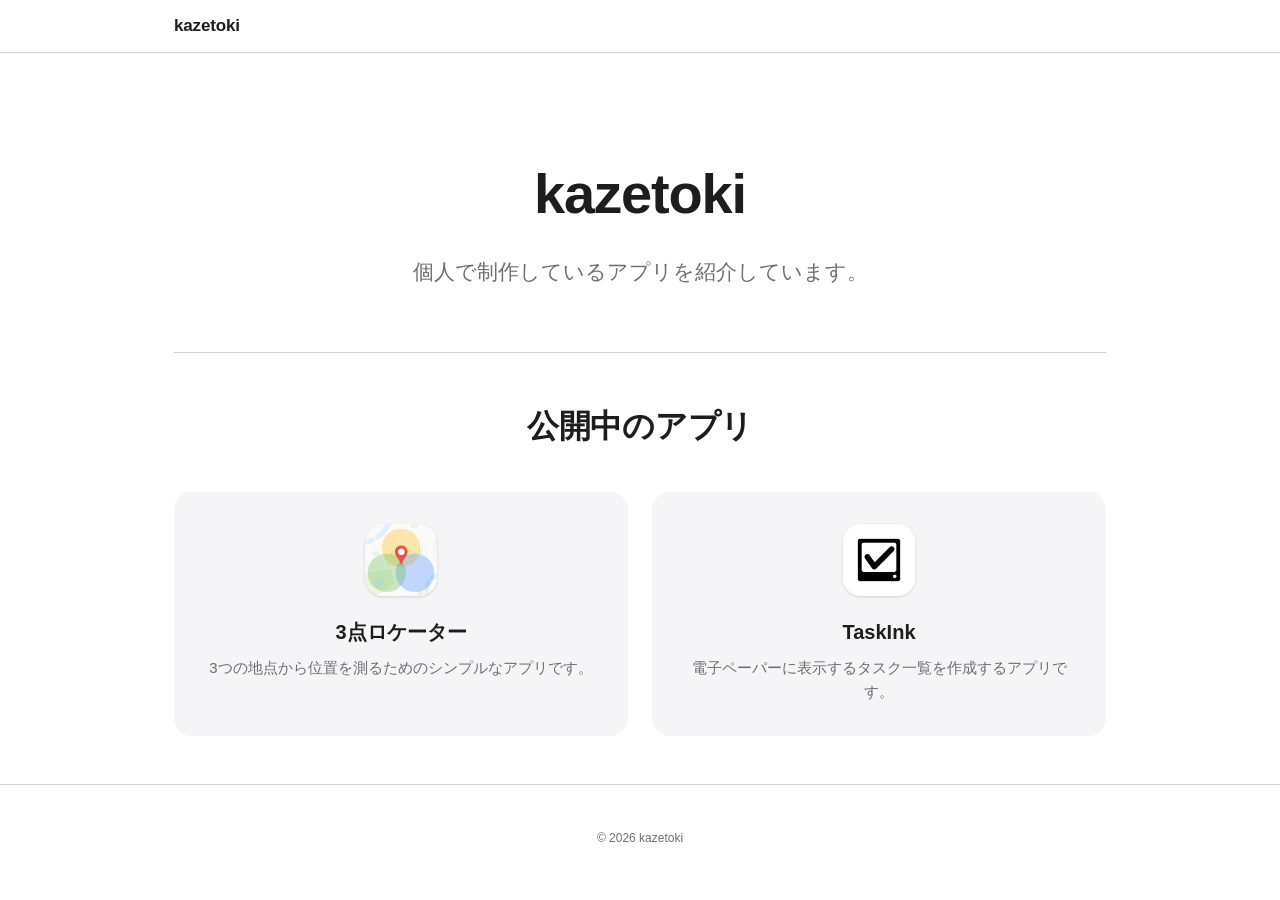
<file: index.html>
<!DOCTYPE html>
<html lang="ja">
<head>
<meta charset="UTF-8">
<meta name="viewport" content="width=device-width, initial-scale=1.0">
<title>kazetoki</title>
<meta name="description" content="個人で制作しているアプリを紹介しています。">
<link rel="icon" type="image/png" href="assets/icon.png">
<link rel="stylesheet" href="styles.css">
</head>
<body>
<header class="site-header">
  <nav class="nav">
    <a class="nav-brand" href="index.html">kazetoki</a>
  </nav>
</header>

<main>
  <section class="hero" style="border-top:none;">
    <h1>kazetoki</h1>
    <p>個人で制作しているアプリを紹介しています。</p>
  </section>

  <section>
    <h2>公開中のアプリ</h2>
    <div class="apps-grid">
      <a class="app-card" href="threepointlocator/index.html">
        <img class="app-icon" src="assets/icon.png" alt="3点ロケーター アイコン">
        <h3>3点ロケーター</h3>
        <p>3つの地点から位置を測るためのシンプルなアプリです。</p>
      </a>
      <a class="app-card" href="taskink/index.html">
        <img class="app-icon" src="assets/taskink-icon.png" alt="TaskInk アイコン">
        <h3>TaskInk</h3>
        <p>電子ペーパーに表示するタスク一覧を作成するアプリです。</p>
      </a>
    </div>
  </section>
</main>

<footer class="site-footer">
  <p>&copy; 2026 kazetoki</p>
</footer>
</body>
</html>
</file>
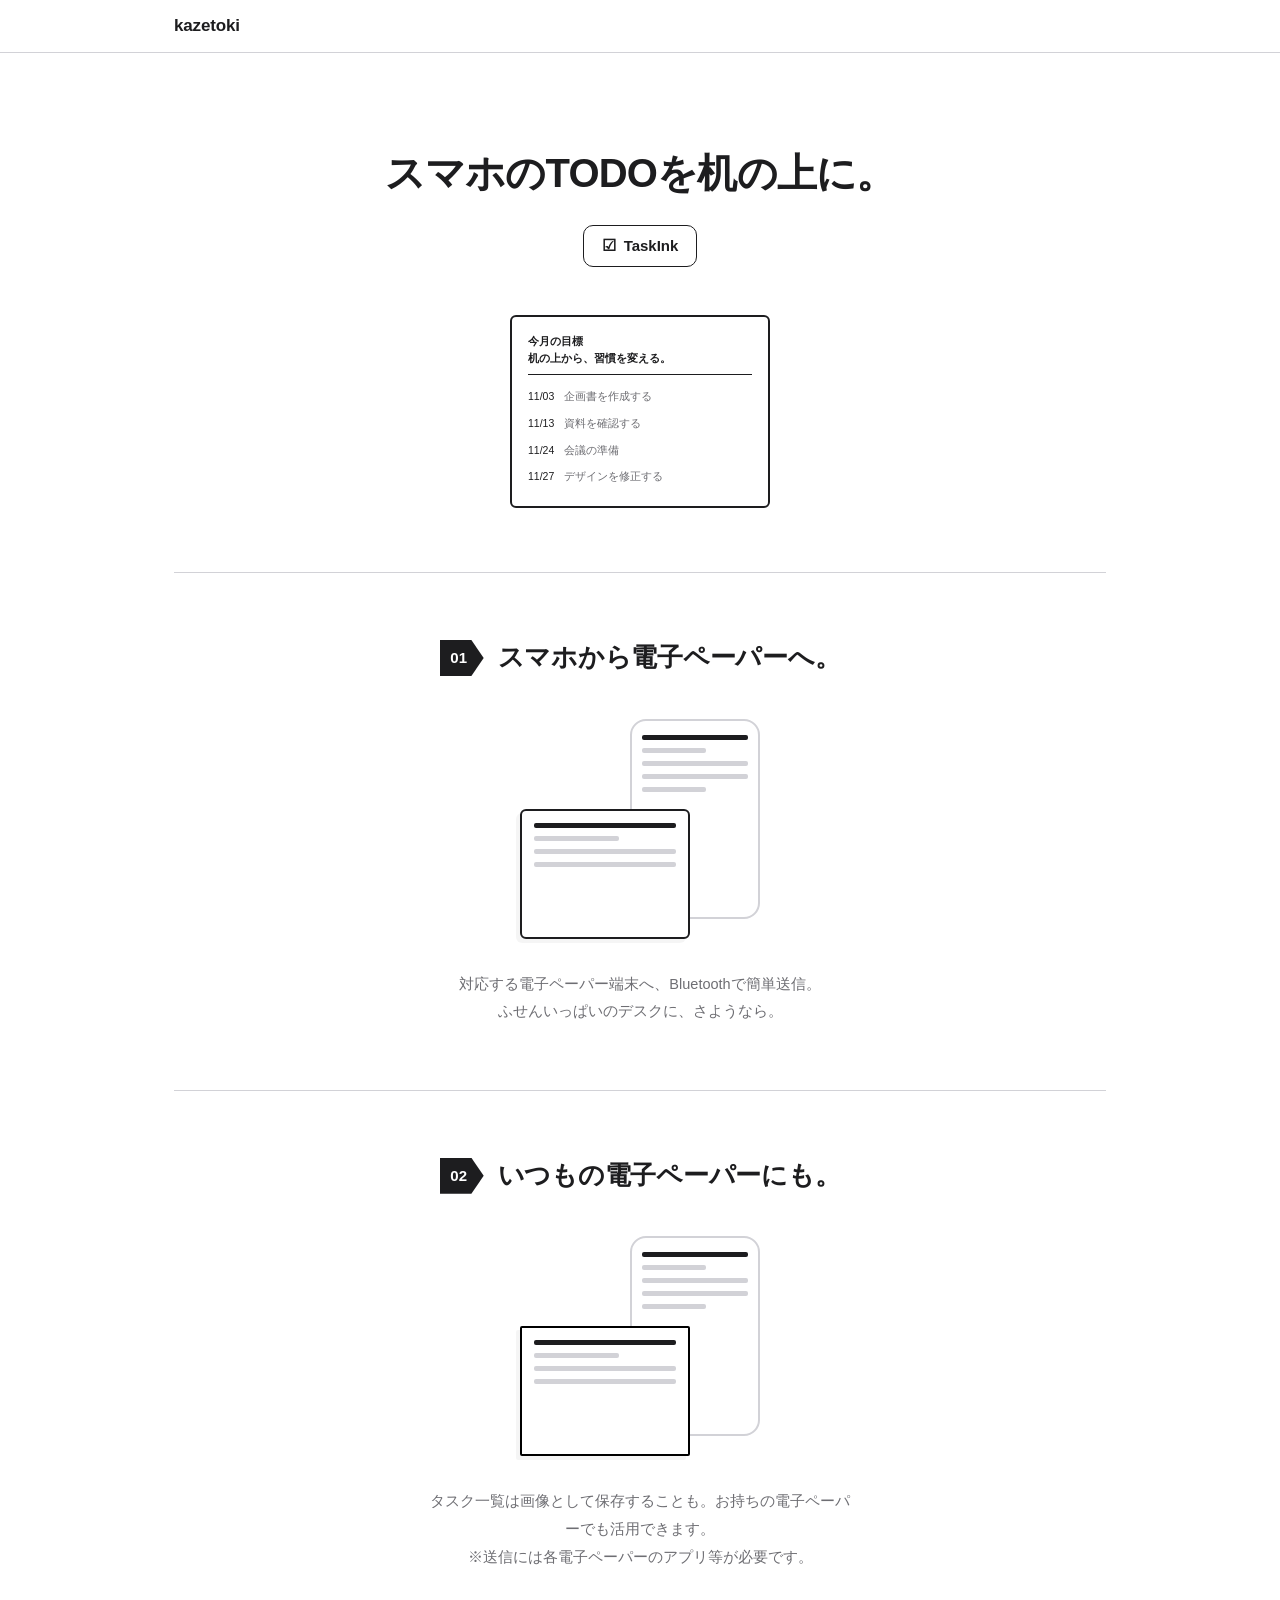
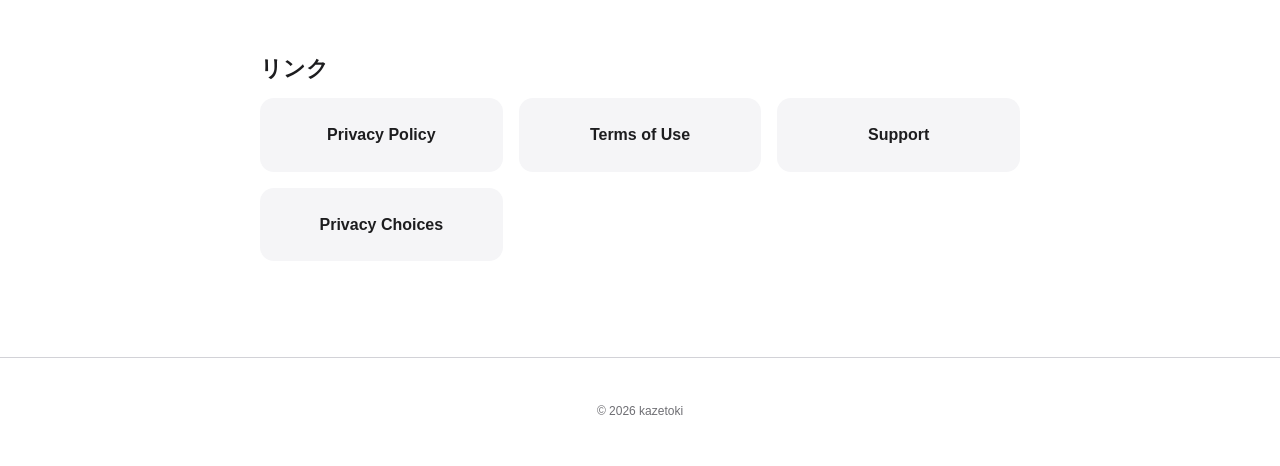
<file: taskink/index.html>
<!DOCTYPE html>
<html lang="ja">
<head>
<meta charset="UTF-8">
<meta name="viewport" content="width=device-width, initial-scale=1.0">
<title>TaskInk | kazetoki</title>
<meta name="description" content="電子ペーパーに表示するタスク一覧画像を、スマートフォンで作成するアプリです。">
<link rel="stylesheet" href="../styles.css">
<link rel="stylesheet" href="styles.css">
</head>
<body>
<header class="site-header">
  <nav class="nav">
    <a class="nav-brand" href="../index.html">kazetoki</a>
  </nav>
</header>

<main>
  <section class="taskink-hero">
    <h1>スマホのTODOを机の上に。</h1>
    <div class="taskink-badge">
      <span class="icon">☑</span>
      <span>TaskInk</span>
    </div>
    <!-- 仮のモックアップ。実物の電子ペーパーが360度回転する動画に
         差し替え予定。 -->
    <div class="taskink-mock" aria-hidden="true">
      <div class="mock-title">今月の目標<br>机の上から、習慣を変える。</div>
      <div class="mock-row"><span class="date">11/03</span><span>企画書を作成する</span></div>
      <div class="mock-row"><span class="date">11/13</span><span>資料を確認する</span></div>
      <div class="mock-row"><span class="date">11/24</span><span>会議の準備</span></div>
      <div class="mock-row"><span class="date">11/27</span><span>デザインを修正する</span></div>
    </div>
  </section>

  <!-- 「できること」の紹介。今は2つだが、今後増やす予定
       (同じ.feature-story構造を追加していけばよい)。
       画像部分は仮のCSSモックアップで、実物の写真や動画に差し替え予定。 -->
  <section class="feature-story">
    <div class="feature-story-heading">
      <span class="section-num">01</span>
      <h2>スマホから電子ペーパーへ。</h2>
    </div>
    <div class="device-combo-mock" aria-hidden="true">
      <div class="phone-mock">
        <div class="mini-line dark"></div>
        <div class="mini-line short"></div>
        <div class="mini-line"></div>
        <div class="mini-line"></div>
        <div class="mini-line short"></div>
      </div>
      <div class="epaper-mock">
        <div class="mini-line dark"></div>
        <div class="mini-line short"></div>
        <div class="mini-line"></div>
        <div class="mini-line"></div>
      </div>
    </div>
    <p class="feature-story-caption">
      対応する電子ペーパー端末へ、Bluetoothで簡単送信。<br>
      ふせんいっぱいのデスクに、さようなら。
    </p>
  </section>

  <section class="feature-story">
    <div class="feature-story-heading">
      <span class="section-num">02</span>
      <h2>いつもの電子ペーパーにも。</h2>
    </div>
    <div class="device-combo-mock alt" aria-hidden="true">
      <div class="phone-mock">
        <div class="mini-line dark"></div>
        <div class="mini-line short"></div>
        <div class="mini-line"></div>
        <div class="mini-line"></div>
        <div class="mini-line short"></div>
      </div>
      <div class="epaper-mock">
        <div class="mini-line dark"></div>
        <div class="mini-line short"></div>
        <div class="mini-line"></div>
        <div class="mini-line"></div>
      </div>
    </div>
    <p class="feature-story-caption">
      タスク一覧は画像として保存することも。お持ちの電子ペーパーでも活用できます。<br>
      ※送信には各電子ペーパーのアプリ等が必要です。
    </p>
  </section>

  <section class="doc">
    <h2>リンク</h2>
    <div class="links-grid">
      <a class="link-card" href="privacy.html">Privacy Policy</a>
      <a class="link-card" href="terms.html">Terms of Use</a>
      <a class="link-card" href="support.html">Support</a>
      <a class="link-card" href="privacy-choices.html">Privacy Choices</a>
    </div>
  </section>
</main>

<footer class="site-footer">
  <p>&copy; 2026 kazetoki</p>
</footer>
</body>
</html>
</file>
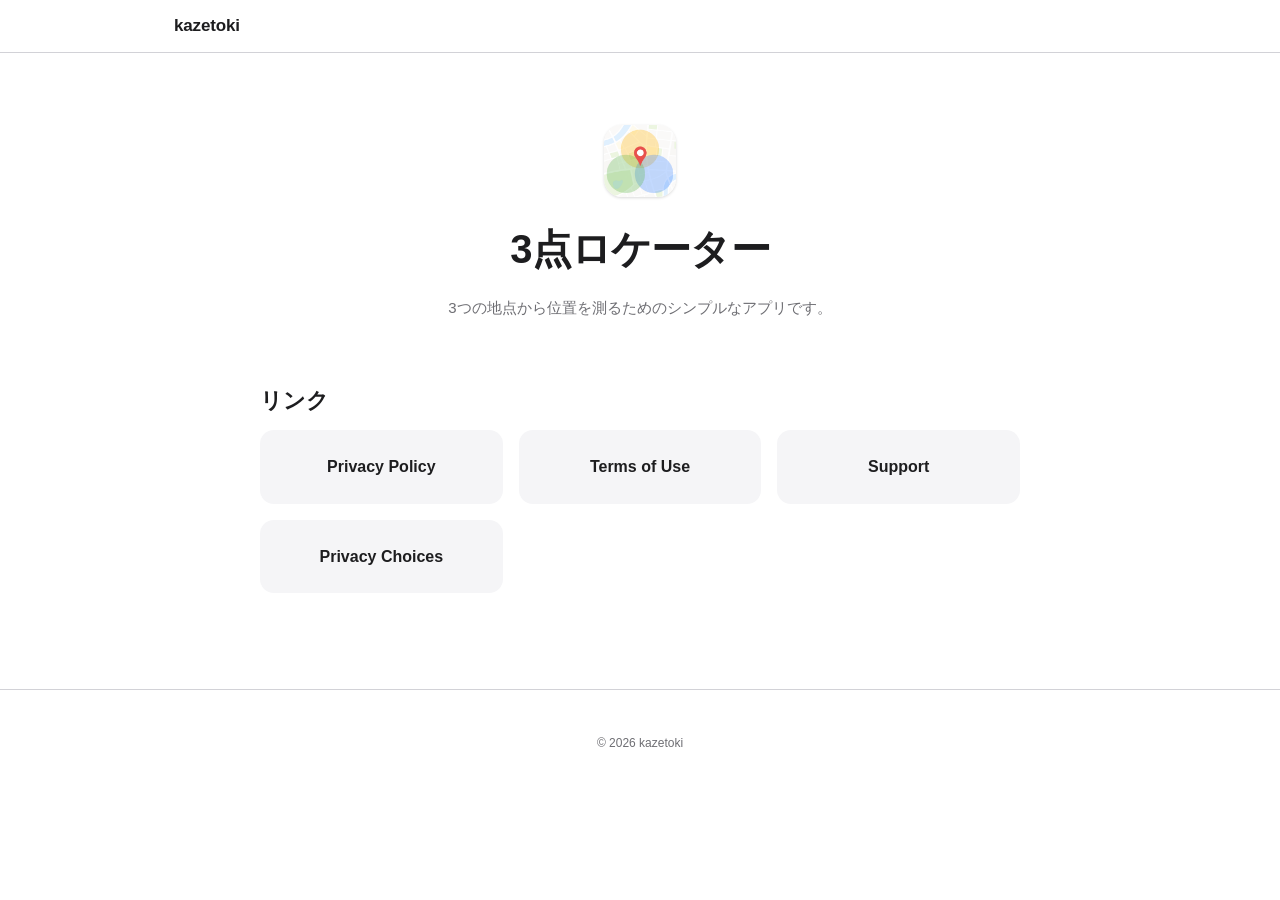
<file: threepointlocator/index.html>
<!DOCTYPE html>
<html lang="ja">
<head>
<meta charset="UTF-8">
<meta name="viewport" content="width=device-width, initial-scale=1.0">
<title>3点ロケーター | kazetoki</title>
<meta name="description" content="3つの地点から位置を測るためのシンプルなアプリです。">
<link rel="icon" type="image/png" href="../assets/icon.png">
<link rel="stylesheet" href="../styles.css">
</head>
<body>
<header class="site-header">
  <nav class="nav">
    <a class="nav-brand" href="../index.html">kazetoki</a>
  </nav>
</header>

<main>
  <section class="page-hero">
    <img class="app-icon" src="../assets/icon.png" alt="3点ロケーター アイコン">
    <h1>3点ロケーター</h1>
    <p>3つの地点から位置を測るためのシンプルなアプリです。</p>
  </section>

  <section class="doc">
    <h2>リンク</h2>
    <div class="links-grid">
      <a class="link-card" href="../privacy.html">Privacy Policy</a>
      <a class="link-card" href="../terms.html">Terms of Use</a>
      <a class="link-card" href="../support.html">Support</a>
      <a class="link-card" href="../privacy-choices.html">Privacy Choices</a>
    </div>
  </section>
</main>

<footer class="site-footer">
  <p>&copy; 2026 kazetoki</p>
</footer>
</body>
</html>
</file>
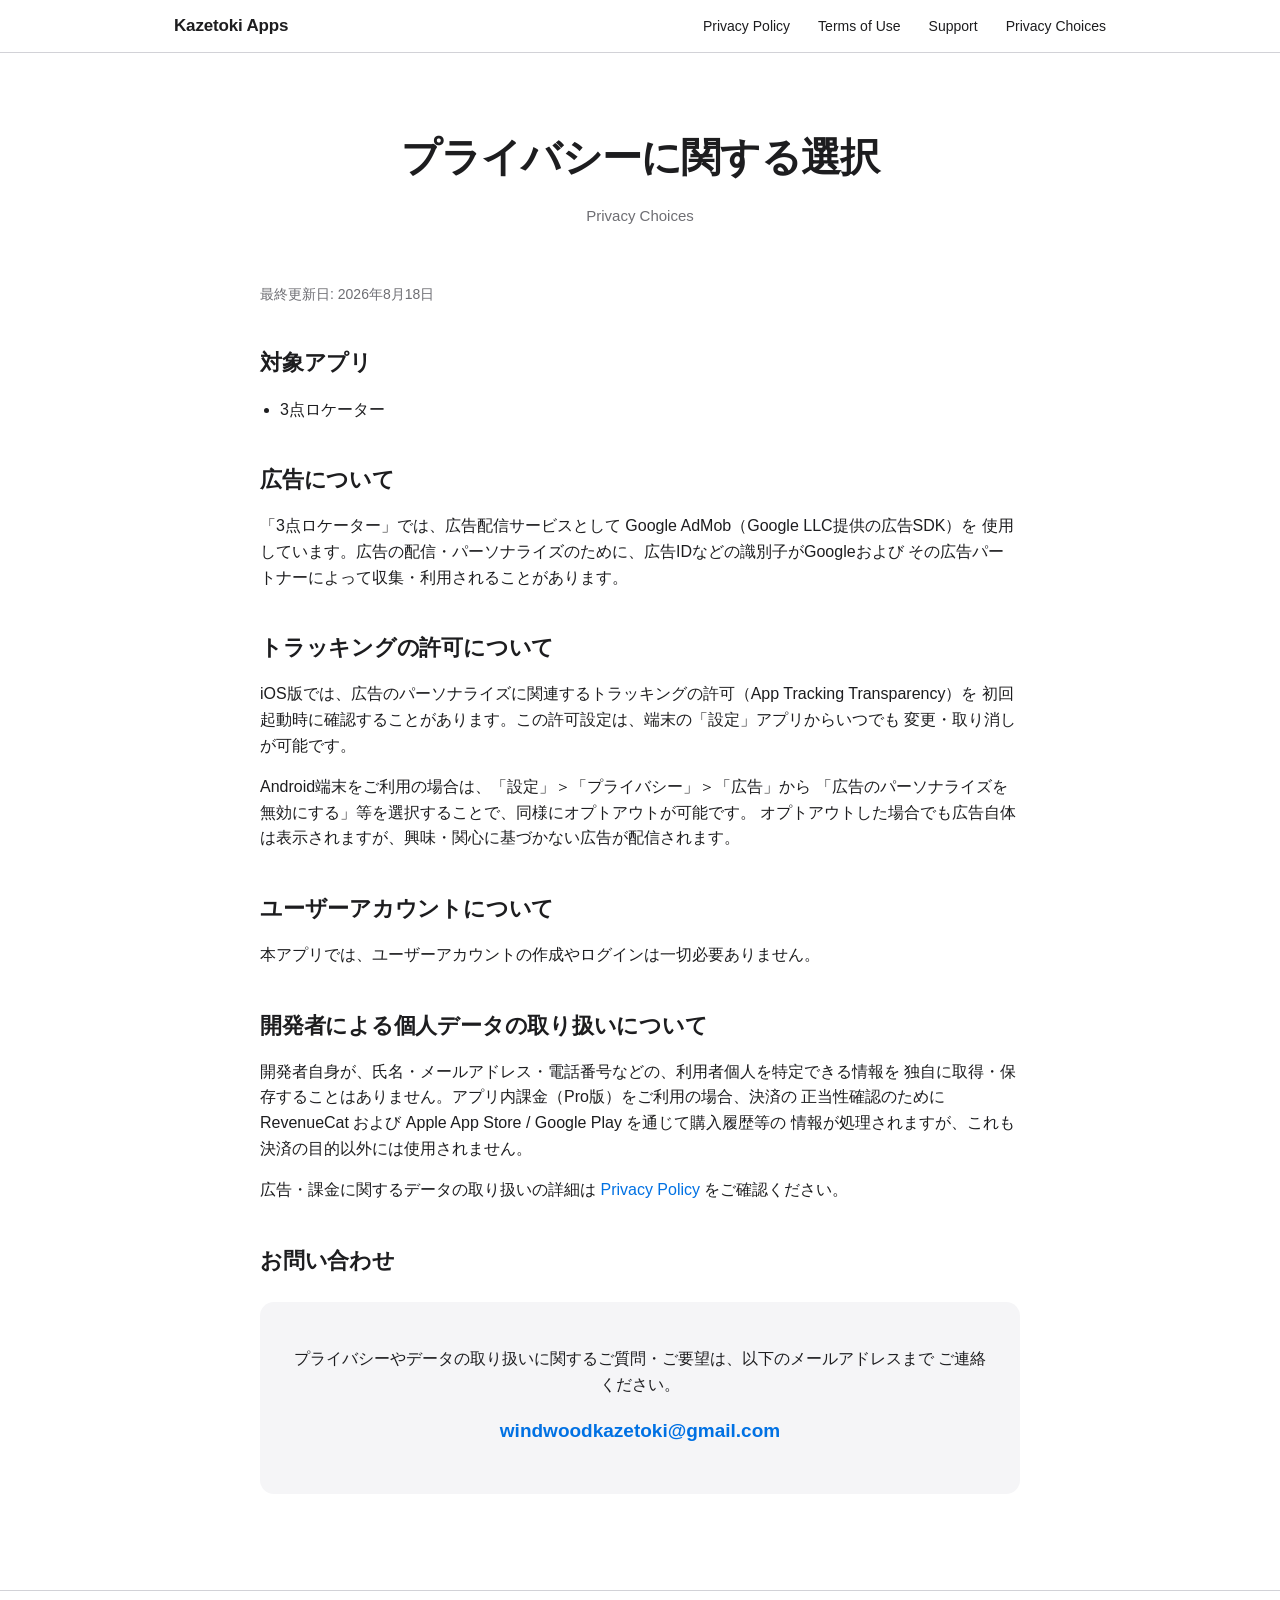
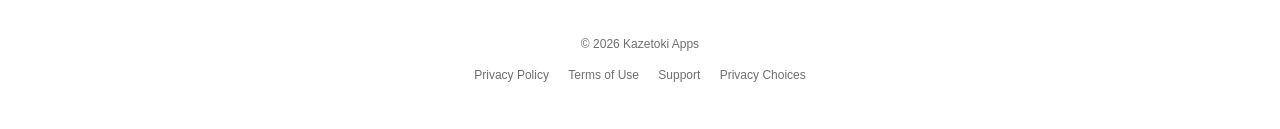
<file: privacy-choices.html>
<!DOCTYPE html>
<html lang="ja">
<head>
<meta charset="UTF-8">
<meta name="viewport" content="width=device-width, initial-scale=1.0">
<title>プライバシーに関する選択 | Kazetoki Apps</title>
<link rel="icon" type="image/png" href="assets/icon.png">
<link rel="stylesheet" href="styles.css">
</head>
<body>
<header class="site-header">
  <nav class="nav">
    <a class="nav-brand" href="index.html">Kazetoki Apps</a>
    <ul class="nav-links">
      <li><a href="privacy.html">Privacy Policy</a></li>
      <li><a href="terms.html">Terms of Use</a></li>
      <li><a href="support.html">Support</a></li>
      <li><a href="privacy-choices.html">Privacy Choices</a></li>
    </ul>
  </nav>
</header>

<main>
  <section class="page-hero">
    <h1>プライバシーに関する選択</h1>
    <p>Privacy Choices</p>
  </section>

  <section class="doc">
    <p class="updated">最終更新日: 2026年8月18日</p>

    <h2>対象アプリ</h2>
    <ul>
      <li>3点ロケーター</li>
    </ul>

    <h2>広告について</h2>
    <p>
      「3点ロケーター」では、広告配信サービスとして Google AdMob（Google LLC提供の広告SDK）を
      使用しています。広告の配信・パーソナライズのために、広告IDなどの識別子がGoogleおよび
      その広告パートナーによって収集・利用されることがあります。
    </p>

    <h2>トラッキングの許可について</h2>
    <p>
      iOS版では、広告のパーソナライズに関連するトラッキングの許可（App Tracking Transparency）を
      初回起動時に確認することがあります。この許可設定は、端末の「設定」アプリからいつでも
      変更・取り消しが可能です。
    </p>
    <p>
      Android端末をご利用の場合は、「設定」＞「プライバシー」＞「広告」から
      「広告のパーソナライズを無効にする」等を選択することで、同様にオプトアウトが可能です。
      オプトアウトした場合でも広告自体は表示されますが、興味・関心に基づかない広告が配信されます。
    </p>

    <h2>ユーザーアカウントについて</h2>
    <p>
      本アプリでは、ユーザーアカウントの作成やログインは一切必要ありません。
    </p>

    <h2>開発者による個人データの取り扱いについて</h2>
    <p>
      開発者自身が、氏名・メールアドレス・電話番号などの、利用者個人を特定できる情報を
      独自に取得・保存することはありません。アプリ内課金（Pro版）をご利用の場合、決済の
      正当性確認のために RevenueCat および Apple App Store / Google Play を通じて購入履歴等の
      情報が処理されますが、これも決済の目的以外には使用されません。
    </p>
    <p>
      広告・課金に関するデータの取り扱いの詳細は
      <a href="privacy.html">Privacy Policy</a> をご確認ください。
    </p>

    <h2>お問い合わせ</h2>
    <div class="contact-box">
      <p>
        プライバシーやデータの取り扱いに関するご質問・ご要望は、以下のメールアドレスまで
        ご連絡ください。
      </p>
      <p class="email"><a href="mailto:windwoodkazetoki@gmail.com">windwoodkazetoki@gmail.com</a></p>
    </div>
  </section>
</main>

<footer class="site-footer">
  <p>&copy; 2026 Kazetoki Apps</p>
  <p>
    <a href="privacy.html">Privacy Policy</a>
    <a href="terms.html">Terms of Use</a>
    <a href="support.html">Support</a>
    <a href="privacy-choices.html">Privacy Choices</a>
  </p>
</footer>
</body>
</html>
</file>
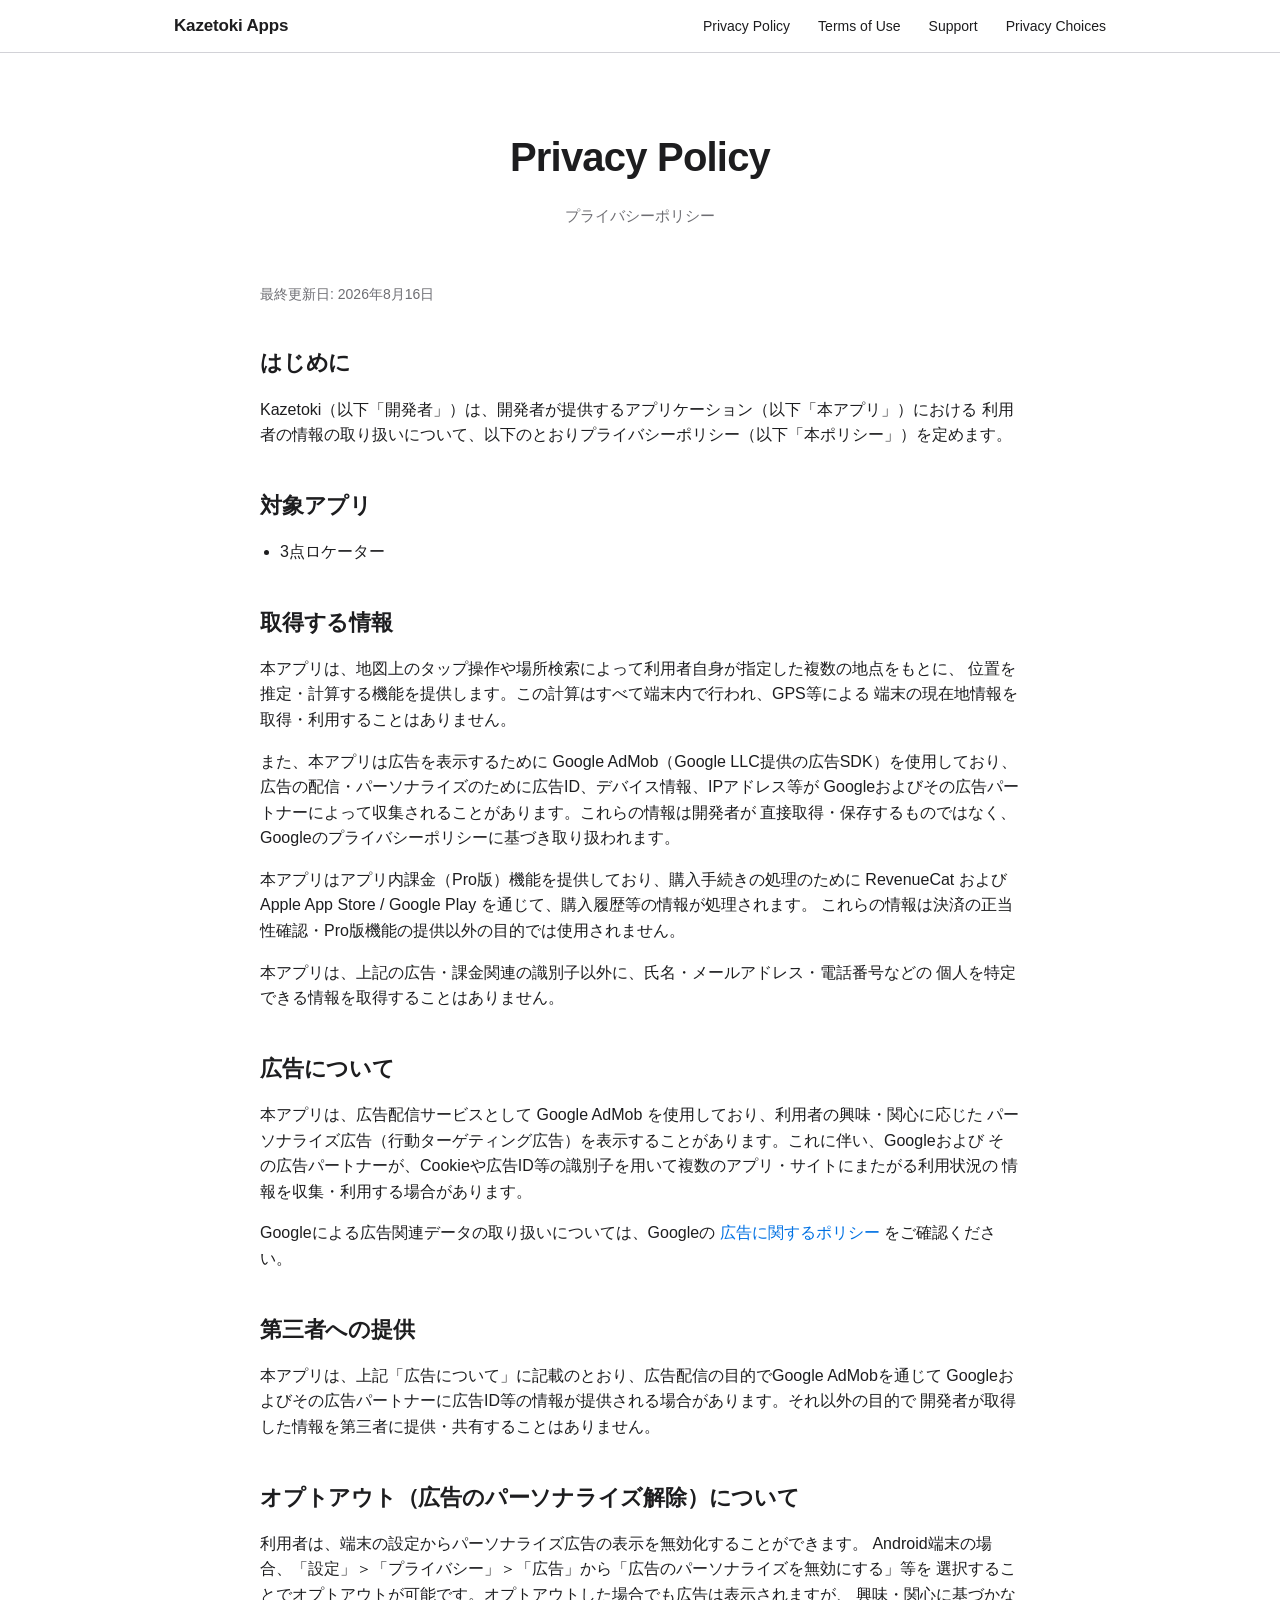
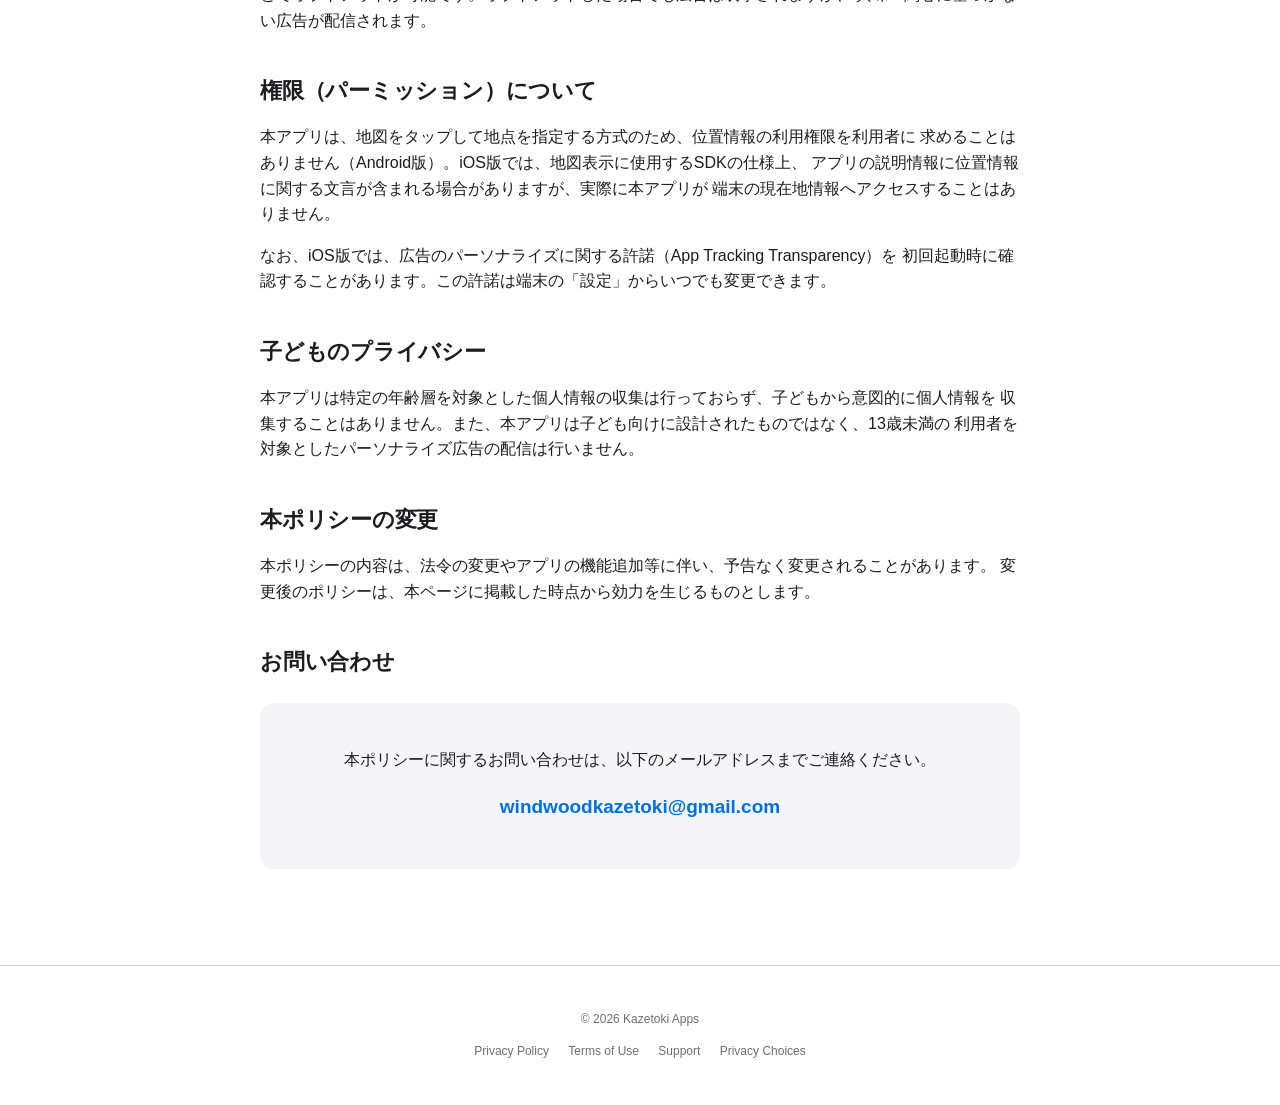
<file: privacy.html>
<!DOCTYPE html>
<html lang="ja">
<head>
<meta charset="UTF-8">
<meta name="viewport" content="width=device-width, initial-scale=1.0">
<title>Privacy Policy | Kazetoki Apps</title>
<link rel="icon" type="image/png" href="assets/icon.png">
<link rel="stylesheet" href="styles.css">
</head>
<body>
<header class="site-header">
  <nav class="nav">
    <a class="nav-brand" href="index.html">Kazetoki Apps</a>
    <ul class="nav-links">
      <li><a href="privacy.html">Privacy Policy</a></li>
      <li><a href="terms.html">Terms of Use</a></li>
      <li><a href="support.html">Support</a></li>
      <li><a href="privacy-choices.html">Privacy Choices</a></li>
    </ul>
  </nav>
</header>

<main>
  <section class="page-hero">
    <h1>Privacy Policy</h1>
    <p>プライバシーポリシー</p>
  </section>

  <section class="doc">
    <p class="updated">最終更新日: 2026年8月16日</p>

    <h2>はじめに</h2>
    <p>
      Kazetoki（以下「開発者」）は、開発者が提供するアプリケーション（以下「本アプリ」）における
      利用者の情報の取り扱いについて、以下のとおりプライバシーポリシー（以下「本ポリシー」）を定めます。
    </p>

    <h2>対象アプリ</h2>
    <ul>
      <li>3点ロケーター</li>
    </ul>

    <h2>取得する情報</h2>
    <p>
      本アプリは、地図上のタップ操作や場所検索によって利用者自身が指定した複数の地点をもとに、
      位置を推定・計算する機能を提供します。この計算はすべて端末内で行われ、GPS等による
      端末の現在地情報を取得・利用することはありません。
    </p>
    <p>
      また、本アプリは広告を表示するために Google AdMob（Google LLC提供の広告SDK）を使用しており、
      広告の配信・パーソナライズのために広告ID、デバイス情報、IPアドレス等が
      Googleおよびその広告パートナーによって収集されることがあります。これらの情報は開発者が
      直接取得・保存するものではなく、Googleのプライバシーポリシーに基づき取り扱われます。
    </p>
    <p>
      本アプリはアプリ内課金（Pro版）機能を提供しており、購入手続きの処理のために RevenueCat
      および Apple App Store / Google Play を通じて、購入履歴等の情報が処理されます。
      これらの情報は決済の正当性確認・Pro版機能の提供以外の目的では使用されません。
    </p>
    <p>
      本アプリは、上記の広告・課金関連の識別子以外に、氏名・メールアドレス・電話番号などの
      個人を特定できる情報を取得することはありません。
    </p>

    <h2>広告について</h2>
    <p>
      本アプリは、広告配信サービスとして Google AdMob を使用しており、利用者の興味・関心に応じた
      パーソナライズ広告（行動ターゲティング広告）を表示することがあります。これに伴い、Googleおよび
      その広告パートナーが、Cookieや広告ID等の識別子を用いて複数のアプリ・サイトにまたがる利用状況の
      情報を収集・利用する場合があります。
    </p>
    <p>
      Googleによる広告関連データの取り扱いについては、Googleの
      <a href="https://policies.google.com/technologies/ads" target="_blank" rel="noopener">広告に関するポリシー</a>
      をご確認ください。
    </p>

    <h2>第三者への提供</h2>
    <p>
      本アプリは、上記「広告について」に記載のとおり、広告配信の目的でGoogle AdMobを通じて
      Googleおよびその広告パートナーに広告ID等の情報が提供される場合があります。それ以外の目的で
      開発者が取得した情報を第三者に提供・共有することはありません。
    </p>

    <h2>オプトアウト（広告のパーソナライズ解除）について</h2>
    <p>
      利用者は、端末の設定からパーソナライズ広告の表示を無効化することができます。
      Android端末の場合、「設定」＞「プライバシー」＞「広告」から「広告のパーソナライズを無効にする」等を
      選択することでオプトアウトが可能です。オプトアウトした場合でも広告は表示されますが、
      興味・関心に基づかない広告が配信されます。
    </p>

    <h2>権限（パーミッション）について</h2>
    <p>
      本アプリは、地図をタップして地点を指定する方式のため、位置情報の利用権限を利用者に
      求めることはありません（Android版）。iOS版では、地図表示に使用するSDKの仕様上、
      アプリの説明情報に位置情報に関する文言が含まれる場合がありますが、実際に本アプリが
      端末の現在地情報へアクセスすることはありません。
    </p>
    <p>
      なお、iOS版では、広告のパーソナライズに関する許諾（App Tracking Transparency）を
      初回起動時に確認することがあります。この許諾は端末の「設定」からいつでも変更できます。
    </p>

    <h2>子どものプライバシー</h2>
    <p>
      本アプリは特定の年齢層を対象とした個人情報の収集は行っておらず、子どもから意図的に個人情報を
      収集することはありません。また、本アプリは子ども向けに設計されたものではなく、13歳未満の
      利用者を対象としたパーソナライズ広告の配信は行いません。
    </p>

    <h2>本ポリシーの変更</h2>
    <p>
      本ポリシーの内容は、法令の変更やアプリの機能追加等に伴い、予告なく変更されることがあります。
      変更後のポリシーは、本ページに掲載した時点から効力を生じるものとします。
    </p>

    <h2>お問い合わせ</h2>
    <div class="contact-box">
      <p>本ポリシーに関するお問い合わせは、以下のメールアドレスまでご連絡ください。</p>
      <p class="email"><a href="mailto:windwoodkazetoki@gmail.com">windwoodkazetoki@gmail.com</a></p>
    </div>
  </section>
</main>

<footer class="site-footer">
  <p>&copy; 2026 Kazetoki Apps</p>
  <p>
    <a href="privacy.html">Privacy Policy</a>
    <a href="terms.html">Terms of Use</a>
    <a href="support.html">Support</a>
    <a href="privacy-choices.html">Privacy Choices</a>
  </p>
</footer>
</body>
</html>
</file>
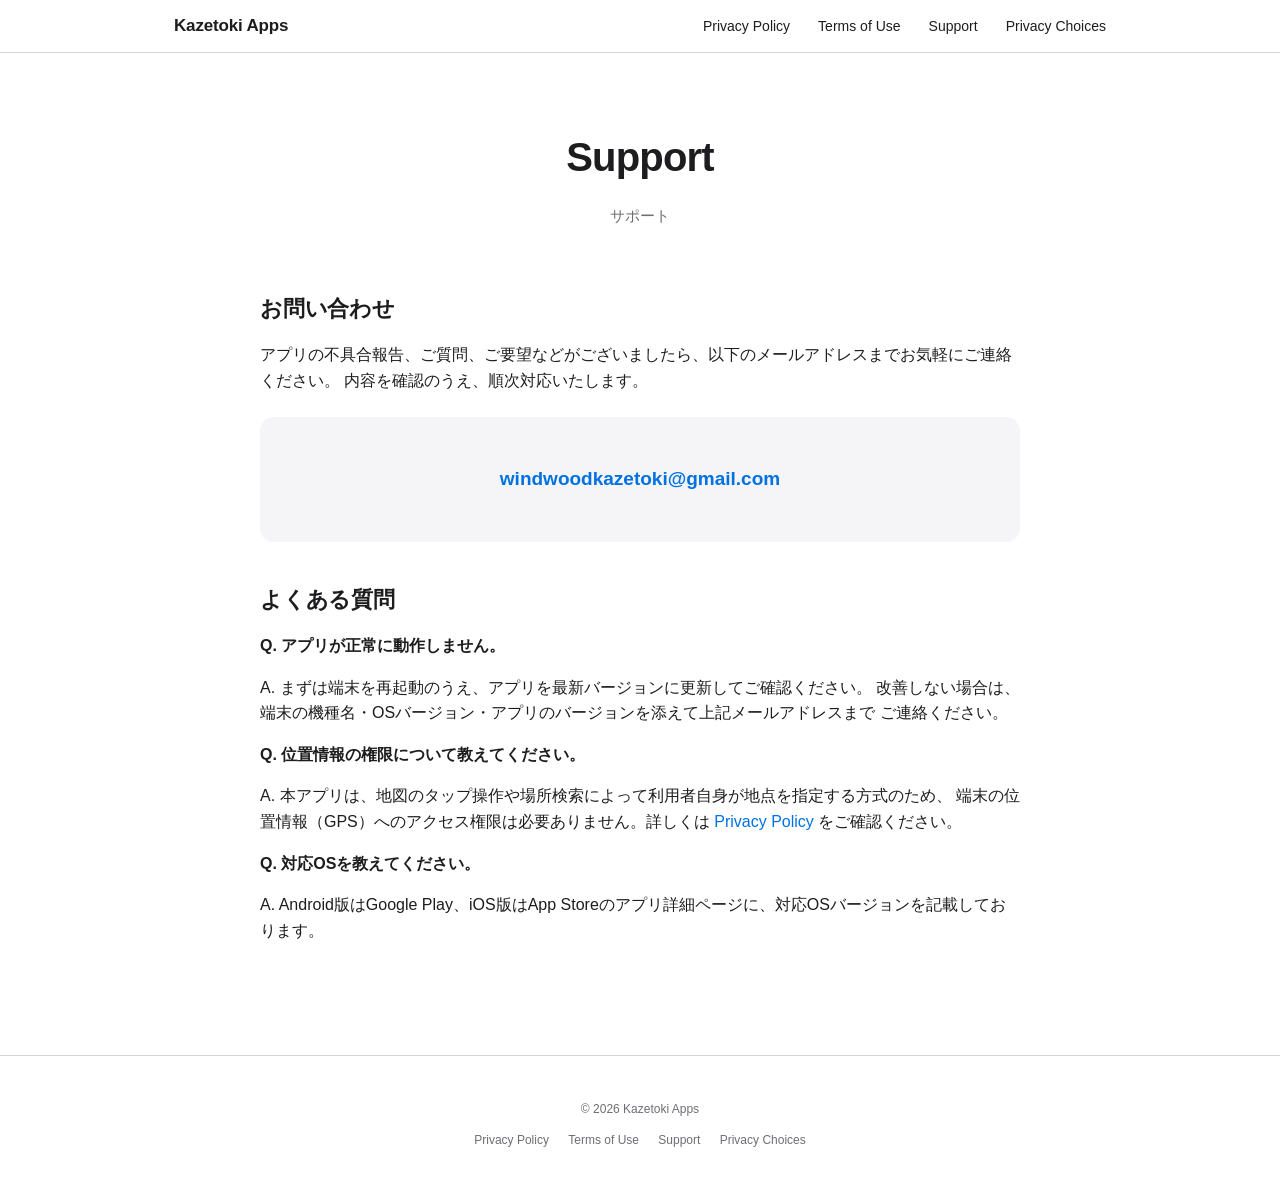
<file: support.html>
<!DOCTYPE html>
<html lang="ja">
<head>
<meta charset="UTF-8">
<meta name="viewport" content="width=device-width, initial-scale=1.0">
<title>Support | Kazetoki Apps</title>
<link rel="icon" type="image/png" href="assets/icon.png">
<link rel="stylesheet" href="styles.css">
</head>
<body>
<header class="site-header">
  <nav class="nav">
    <a class="nav-brand" href="index.html">Kazetoki Apps</a>
    <ul class="nav-links">
      <li><a href="privacy.html">Privacy Policy</a></li>
      <li><a href="terms.html">Terms of Use</a></li>
      <li><a href="support.html">Support</a></li>
      <li><a href="privacy-choices.html">Privacy Choices</a></li>
    </ul>
  </nav>
</header>

<main>
  <section class="page-hero">
    <h1>Support</h1>
    <p>サポート</p>
  </section>

  <section class="doc">
    <h2>お問い合わせ</h2>
    <p>
      アプリの不具合報告、ご質問、ご要望などがございましたら、以下のメールアドレスまでお気軽にご連絡ください。
      内容を確認のうえ、順次対応いたします。
    </p>
    <div class="contact-box">
      <p class="email"><a href="mailto:windwoodkazetoki@gmail.com">windwoodkazetoki@gmail.com</a></p>
    </div>

    <h2>よくある質問</h2>
    <p><strong>Q. アプリが正常に動作しません。</strong></p>
    <p>
      A. まずは端末を再起動のうえ、アプリを最新バージョンに更新してご確認ください。
      改善しない場合は、端末の機種名・OSバージョン・アプリのバージョンを添えて上記メールアドレスまで
      ご連絡ください。
    </p>

    <p><strong>Q. 位置情報の権限について教えてください。</strong></p>
    <p>
      A. 本アプリは、地図のタップ操作や場所検索によって利用者自身が地点を指定する方式のため、
      端末の位置情報（GPS）へのアクセス権限は必要ありません。詳しくは
      <a href="privacy.html">Privacy Policy</a> をご確認ください。
    </p>

    <p><strong>Q. 対応OSを教えてください。</strong></p>
    <p>
      A. Android版はGoogle Play、iOS版はApp Storeのアプリ詳細ページに、対応OSバージョンを記載しております。
    </p>
  </section>
</main>

<footer class="site-footer">
  <p>&copy; 2026 Kazetoki Apps</p>
  <p>
    <a href="privacy.html">Privacy Policy</a>
    <a href="terms.html">Terms of Use</a>
    <a href="support.html">Support</a>
    <a href="privacy-choices.html">Privacy Choices</a>
  </p>
</footer>
</body>
</html>
</file>
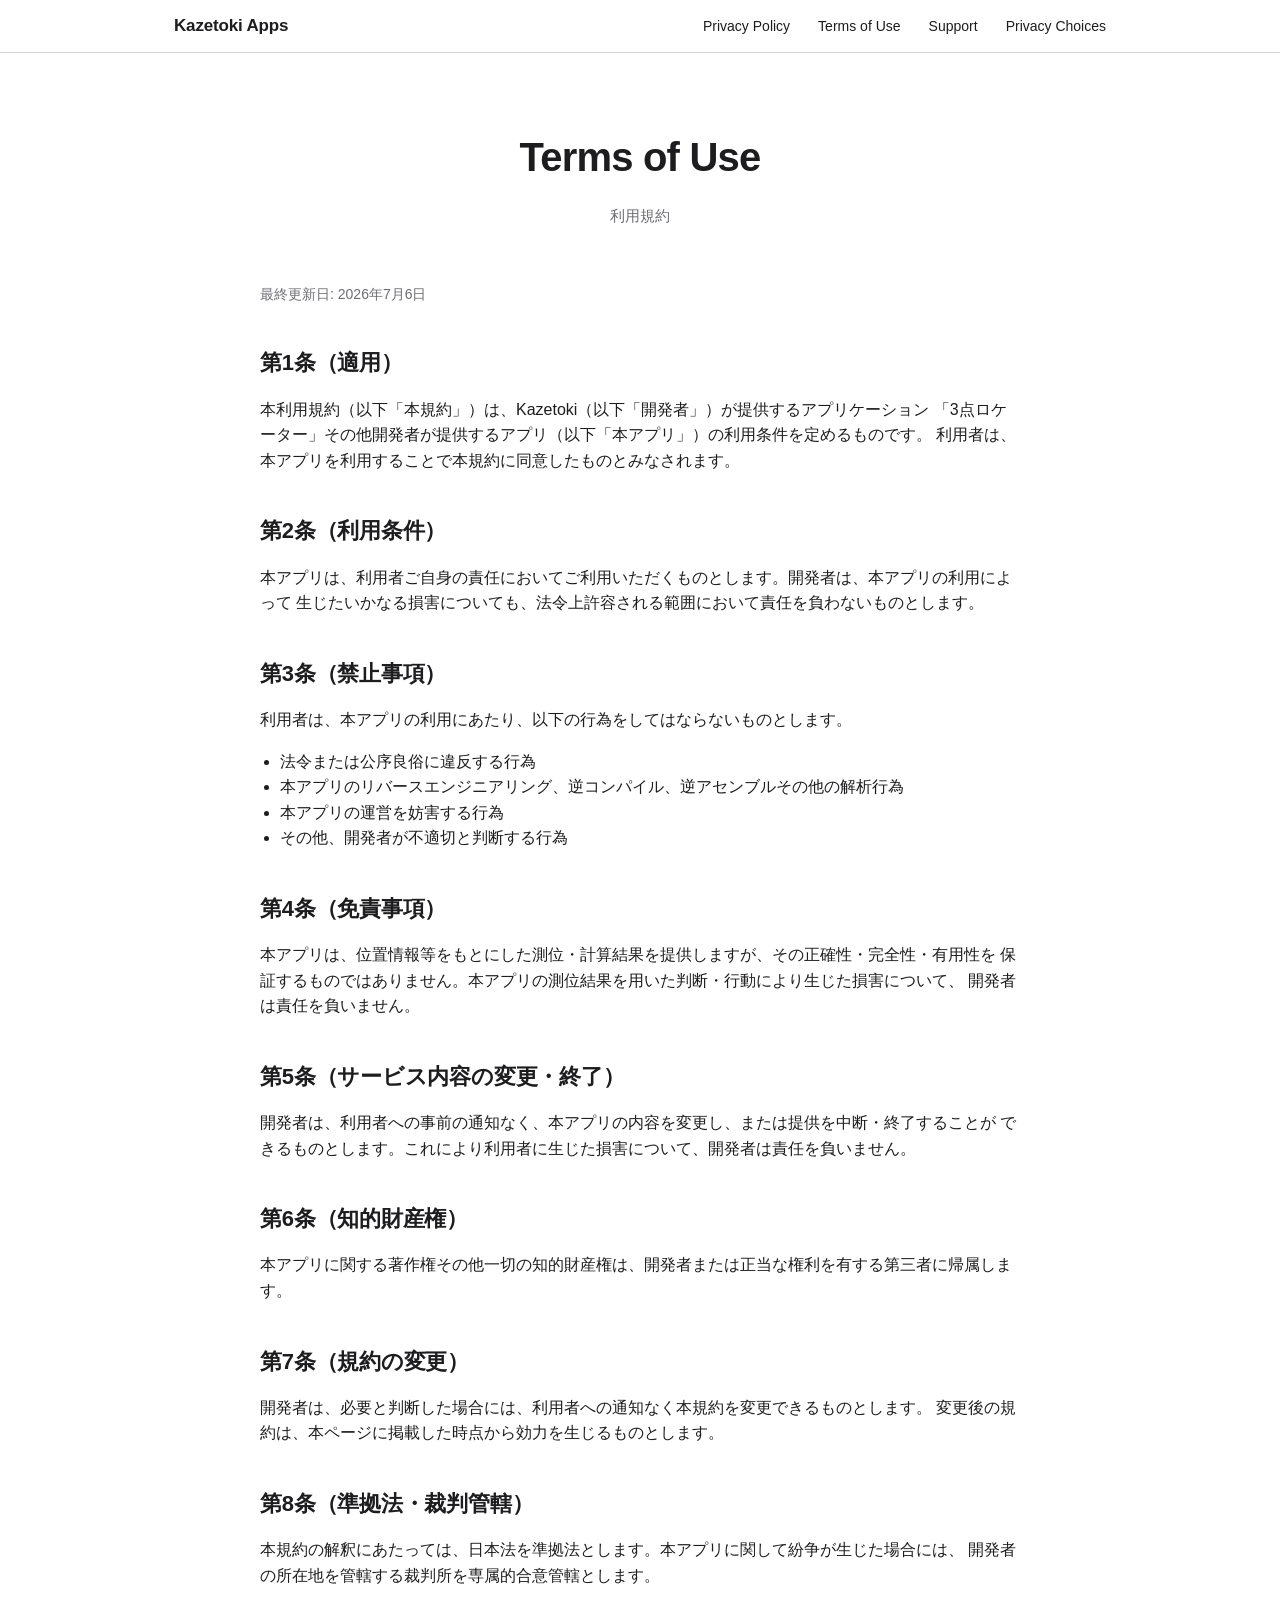
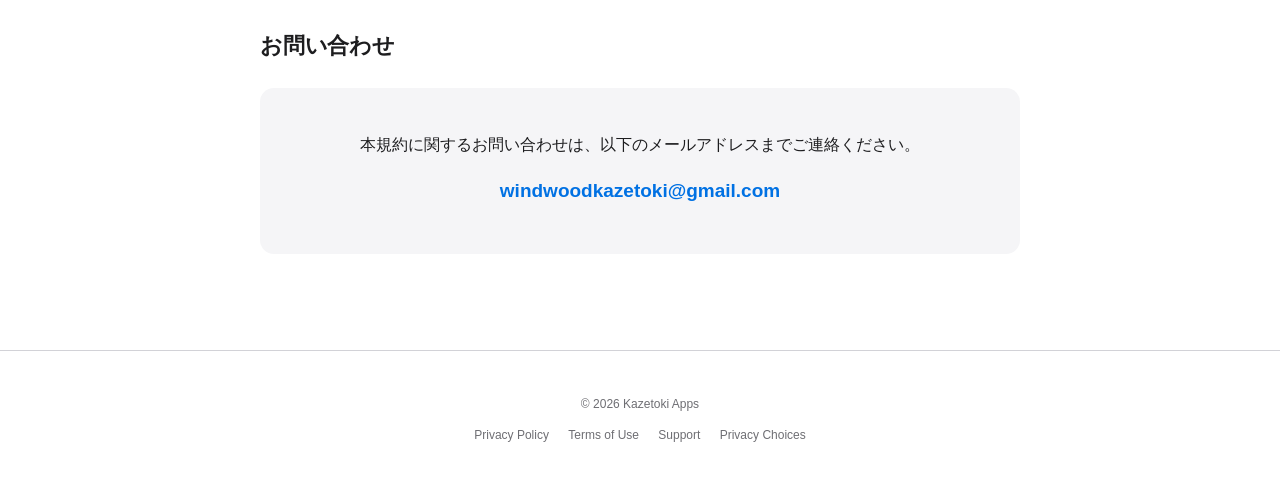
<file: terms.html>
<!DOCTYPE html>
<html lang="ja">
<head>
<meta charset="UTF-8">
<meta name="viewport" content="width=device-width, initial-scale=1.0">
<title>Terms of Use | Kazetoki Apps</title>
<link rel="icon" type="image/png" href="assets/icon.png">
<link rel="stylesheet" href="styles.css">
</head>
<body>
<header class="site-header">
  <nav class="nav">
    <a class="nav-brand" href="index.html">Kazetoki Apps</a>
    <ul class="nav-links">
      <li><a href="privacy.html">Privacy Policy</a></li>
      <li><a href="terms.html">Terms of Use</a></li>
      <li><a href="support.html">Support</a></li>
      <li><a href="privacy-choices.html">Privacy Choices</a></li>
    </ul>
  </nav>
</header>

<main>
  <section class="page-hero">
    <h1>Terms of Use</h1>
    <p>利用規約</p>
  </section>

  <section class="doc">
    <p class="updated">最終更新日: 2026年7月6日</p>

    <h2>第1条（適用）</h2>
    <p>
      本利用規約（以下「本規約」）は、Kazetoki（以下「開発者」）が提供するアプリケーション
      「3点ロケーター」その他開発者が提供するアプリ（以下「本アプリ」）の利用条件を定めるものです。
      利用者は、本アプリを利用することで本規約に同意したものとみなされます。
    </p>

    <h2>第2条（利用条件）</h2>
    <p>
      本アプリは、利用者ご自身の責任においてご利用いただくものとします。開発者は、本アプリの利用によって
      生じたいかなる損害についても、法令上許容される範囲において責任を負わないものとします。
    </p>

    <h2>第3条（禁止事項）</h2>
    <p>利用者は、本アプリの利用にあたり、以下の行為をしてはならないものとします。</p>
    <ul>
      <li>法令または公序良俗に違反する行為</li>
      <li>本アプリのリバースエンジニアリング、逆コンパイル、逆アセンブルその他の解析行為</li>
      <li>本アプリの運営を妨害する行為</li>
      <li>その他、開発者が不適切と判断する行為</li>
    </ul>

    <h2>第4条（免責事項）</h2>
    <p>
      本アプリは、位置情報等をもとにした測位・計算結果を提供しますが、その正確性・完全性・有用性を
      保証するものではありません。本アプリの測位結果を用いた判断・行動により生じた損害について、
      開発者は責任を負いません。
    </p>

    <h2>第5条（サービス内容の変更・終了）</h2>
    <p>
      開発者は、利用者への事前の通知なく、本アプリの内容を変更し、または提供を中断・終了することが
      できるものとします。これにより利用者に生じた損害について、開発者は責任を負いません。
    </p>

    <h2>第6条（知的財産権）</h2>
    <p>
      本アプリに関する著作権その他一切の知的財産権は、開発者または正当な権利を有する第三者に帰属します。
    </p>

    <h2>第7条（規約の変更）</h2>
    <p>
      開発者は、必要と判断した場合には、利用者への通知なく本規約を変更できるものとします。
      変更後の規約は、本ページに掲載した時点から効力を生じるものとします。
    </p>

    <h2>第8条（準拠法・裁判管轄）</h2>
    <p>
      本規約の解釈にあたっては、日本法を準拠法とします。本アプリに関して紛争が生じた場合には、
      開発者の所在地を管轄する裁判所を専属的合意管轄とします。
    </p>

    <h2>お問い合わせ</h2>
    <div class="contact-box">
      <p>本規約に関するお問い合わせは、以下のメールアドレスまでご連絡ください。</p>
      <p class="email"><a href="mailto:windwoodkazetoki@gmail.com">windwoodkazetoki@gmail.com</a></p>
    </div>
  </section>
</main>

<footer class="site-footer">
  <p>&copy; 2026 Kazetoki Apps</p>
  <p>
    <a href="privacy.html">Privacy Policy</a>
    <a href="terms.html">Terms of Use</a>
    <a href="support.html">Support</a>
    <a href="privacy-choices.html">Privacy Choices</a>
  </p>
</footer>
</body>
</html>
</file>
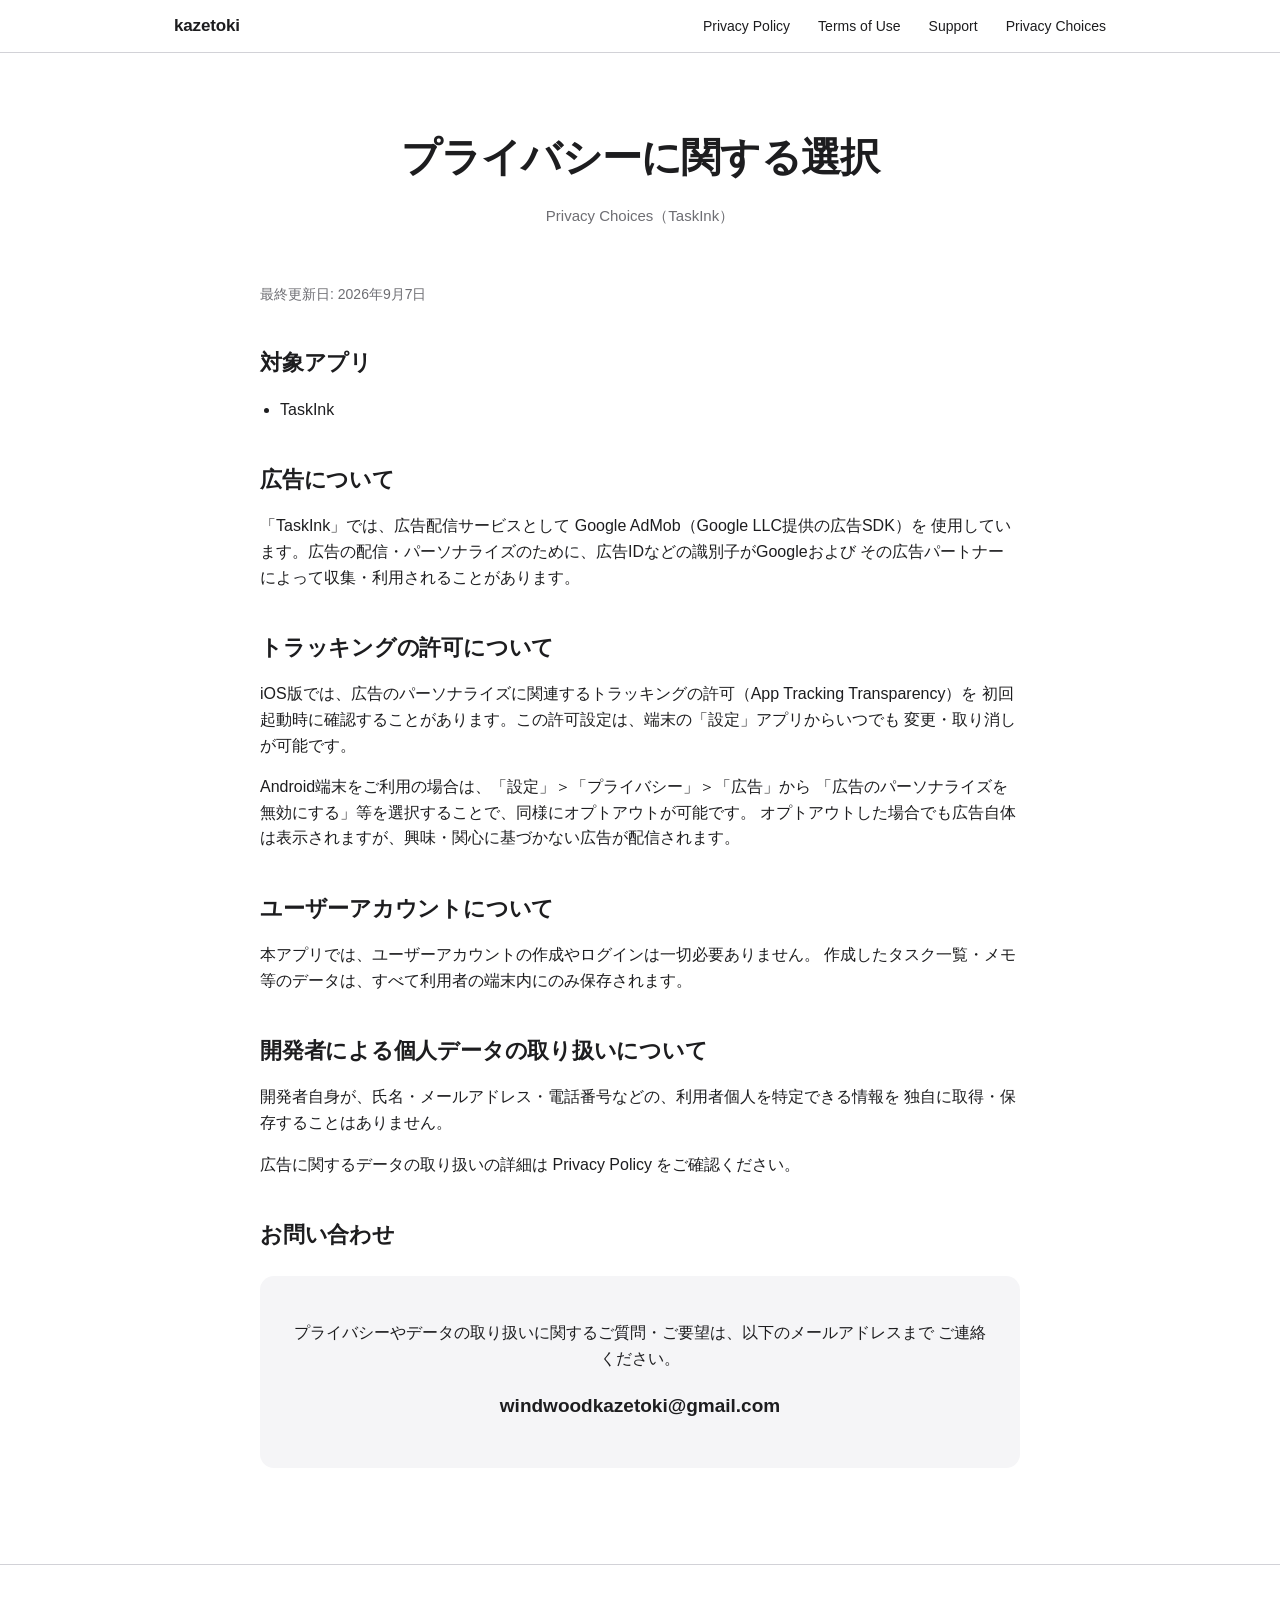
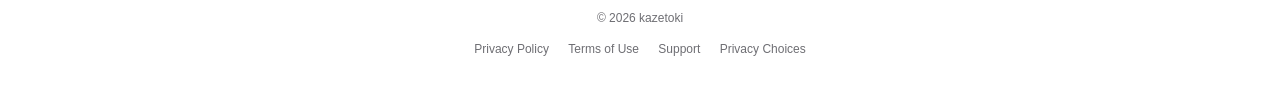
<file: taskink/privacy-choices.html>
<!DOCTYPE html>
<html lang="ja">
<head>
<meta charset="UTF-8">
<meta name="viewport" content="width=device-width, initial-scale=1.0">
<title>プライバシーに関する選択 | TaskInk</title>
<link rel="stylesheet" href="../styles.css">
<link rel="stylesheet" href="styles.css">
</head>
<body>
<header class="site-header">
  <nav class="nav">
    <a class="nav-brand" href="../index.html">kazetoki</a>
    <ul class="nav-links">
      <li><a href="privacy.html">Privacy Policy</a></li>
      <li><a href="terms.html">Terms of Use</a></li>
      <li><a href="support.html">Support</a></li>
      <li><a href="privacy-choices.html">Privacy Choices</a></li>
    </ul>
  </nav>
</header>

<main>
  <section class="page-hero">
    <h1>プライバシーに関する選択</h1>
    <p>Privacy Choices（TaskInk）</p>
  </section>

  <section class="doc">
    <p class="updated">最終更新日: 2026年9月7日</p>

    <h2>対象アプリ</h2>
    <ul>
      <li>TaskInk</li>
    </ul>

    <h2>広告について</h2>
    <p>
      「TaskInk」では、広告配信サービスとして Google AdMob（Google LLC提供の広告SDK）を
      使用しています。広告の配信・パーソナライズのために、広告IDなどの識別子がGoogleおよび
      その広告パートナーによって収集・利用されることがあります。
    </p>

    <h2>トラッキングの許可について</h2>
    <p>
      iOS版では、広告のパーソナライズに関連するトラッキングの許可（App Tracking Transparency）を
      初回起動時に確認することがあります。この許可設定は、端末の「設定」アプリからいつでも
      変更・取り消しが可能です。
    </p>
    <p>
      Android端末をご利用の場合は、「設定」＞「プライバシー」＞「広告」から
      「広告のパーソナライズを無効にする」等を選択することで、同様にオプトアウトが可能です。
      オプトアウトした場合でも広告自体は表示されますが、興味・関心に基づかない広告が配信されます。
    </p>

    <h2>ユーザーアカウントについて</h2>
    <p>
      本アプリでは、ユーザーアカウントの作成やログインは一切必要ありません。
      作成したタスク一覧・メモ等のデータは、すべて利用者の端末内にのみ保存されます。
    </p>

    <h2>開発者による個人データの取り扱いについて</h2>
    <p>
      開発者自身が、氏名・メールアドレス・電話番号などの、利用者個人を特定できる情報を
      独自に取得・保存することはありません。
    </p>
    <p>
      広告に関するデータの取り扱いの詳細は
      <a href="privacy.html">Privacy Policy</a> をご確認ください。
    </p>

    <h2>お問い合わせ</h2>
    <div class="contact-box">
      <p>
        プライバシーやデータの取り扱いに関するご質問・ご要望は、以下のメールアドレスまで
        ご連絡ください。
      </p>
      <p class="email"><a href="mailto:windwoodkazetoki@gmail.com">windwoodkazetoki@gmail.com</a></p>
    </div>
  </section>
</main>

<footer class="site-footer">
  <p>&copy; 2026 kazetoki</p>
  <p>
    <a href="privacy.html">Privacy Policy</a>
    <a href="terms.html">Terms of Use</a>
    <a href="support.html">Support</a>
    <a href="privacy-choices.html">Privacy Choices</a>
  </p>
</footer>
</body>
</html>
</file>
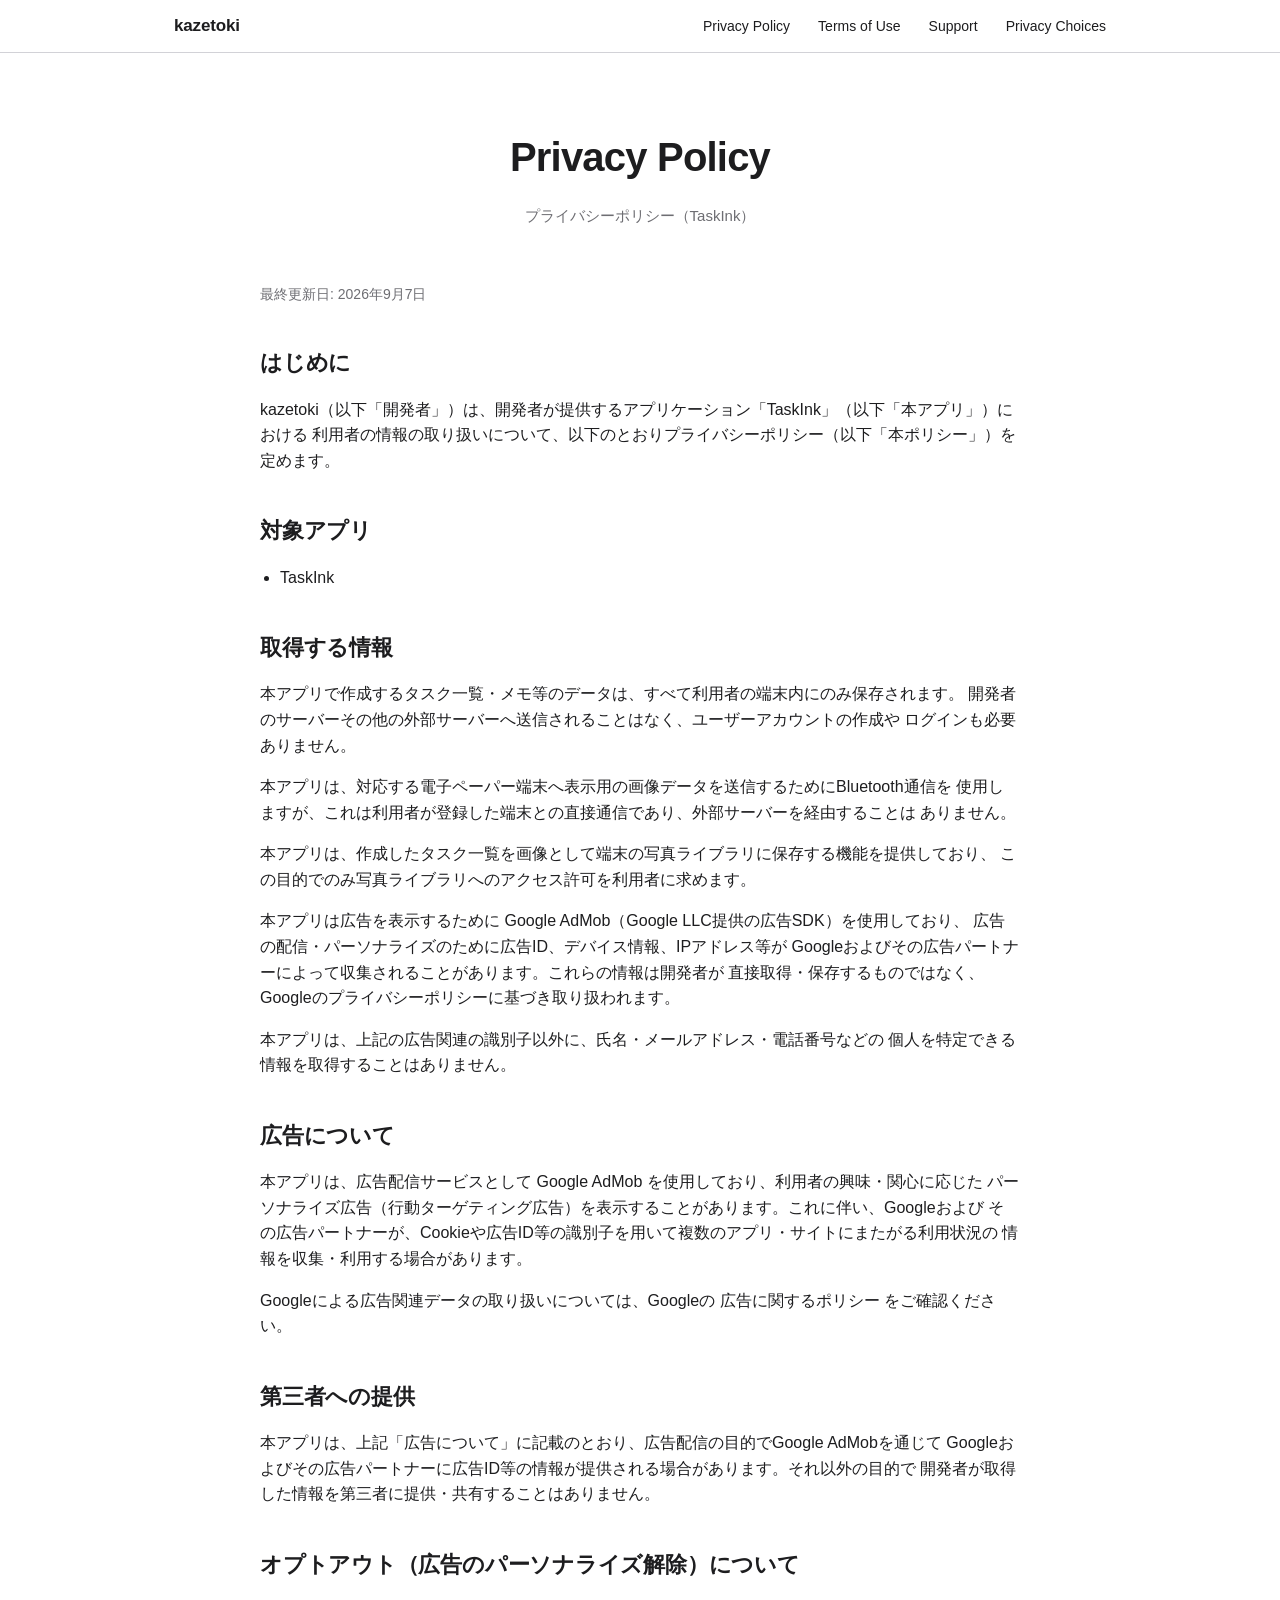
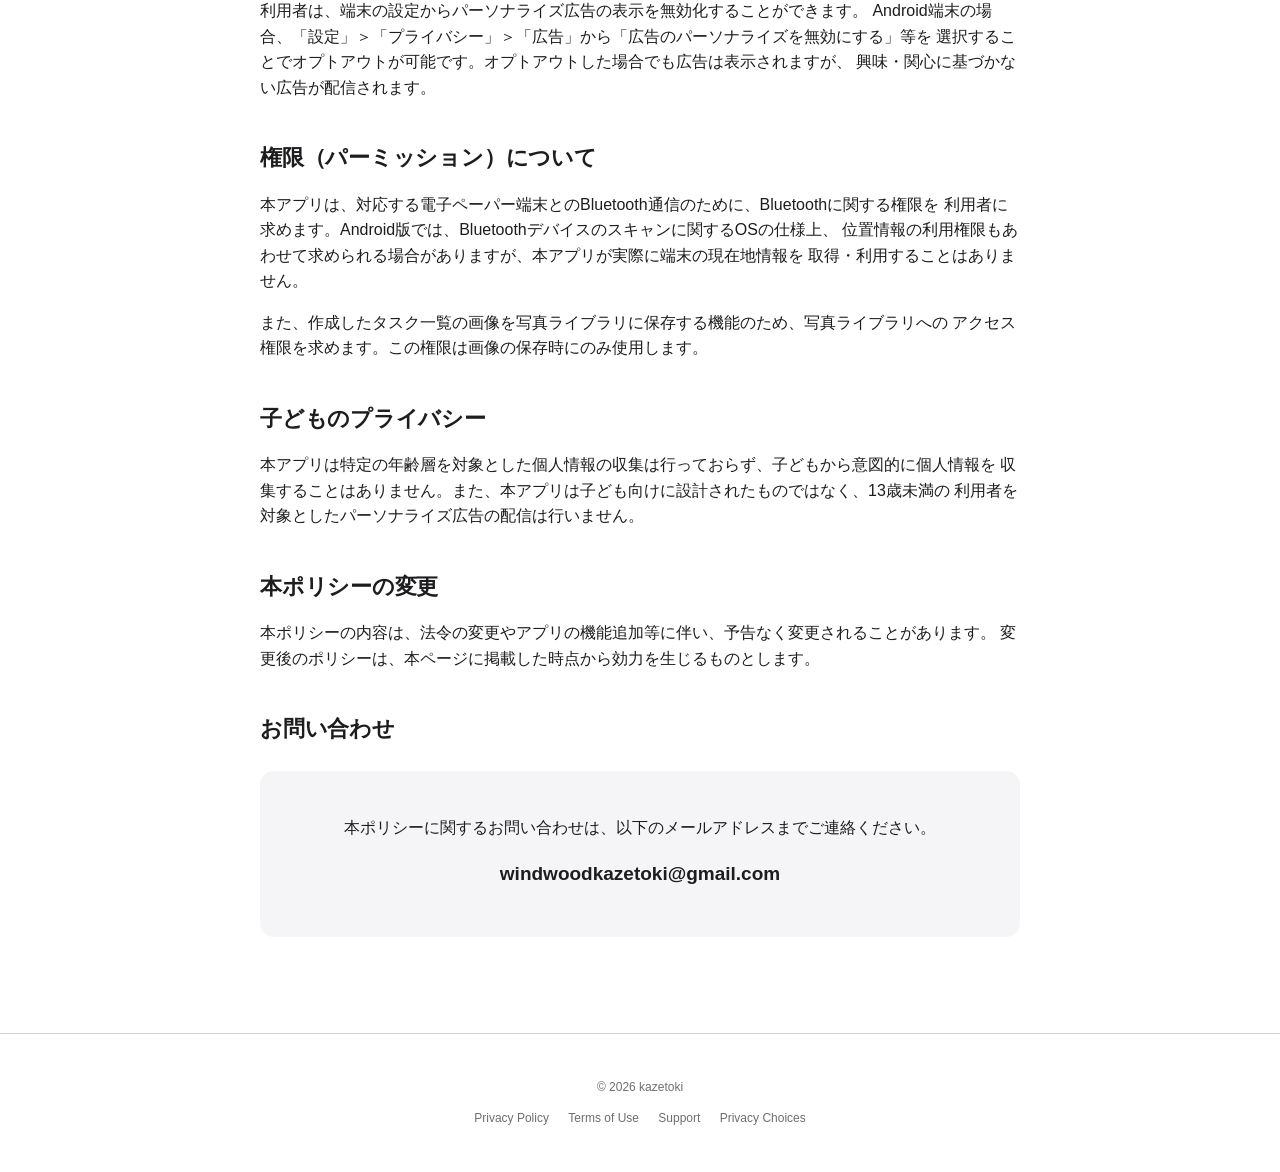
<file: taskink/privacy.html>
<!DOCTYPE html>
<html lang="ja">
<head>
<meta charset="UTF-8">
<meta name="viewport" content="width=device-width, initial-scale=1.0">
<title>Privacy Policy | TaskInk</title>
<link rel="stylesheet" href="../styles.css">
<link rel="stylesheet" href="styles.css">
</head>
<body>
<header class="site-header">
  <nav class="nav">
    <a class="nav-brand" href="../index.html">kazetoki</a>
    <ul class="nav-links">
      <li><a href="privacy.html">Privacy Policy</a></li>
      <li><a href="terms.html">Terms of Use</a></li>
      <li><a href="support.html">Support</a></li>
      <li><a href="privacy-choices.html">Privacy Choices</a></li>
    </ul>
  </nav>
</header>

<main>
  <section class="page-hero">
    <h1>Privacy Policy</h1>
    <p>プライバシーポリシー（TaskInk）</p>
  </section>

  <section class="doc">
    <p class="updated">最終更新日: 2026年9月7日</p>

    <h2>はじめに</h2>
    <p>
      kazetoki（以下「開発者」）は、開発者が提供するアプリケーション「TaskInk」（以下「本アプリ」）における
      利用者の情報の取り扱いについて、以下のとおりプライバシーポリシー（以下「本ポリシー」）を定めます。
    </p>

    <h2>対象アプリ</h2>
    <ul>
      <li>TaskInk</li>
    </ul>

    <h2>取得する情報</h2>
    <p>
      本アプリで作成するタスク一覧・メモ等のデータは、すべて利用者の端末内にのみ保存されます。
      開発者のサーバーその他の外部サーバーへ送信されることはなく、ユーザーアカウントの作成や
      ログインも必要ありません。
    </p>
    <p>
      本アプリは、対応する電子ペーパー端末へ表示用の画像データを送信するためにBluetooth通信を
      使用しますが、これは利用者が登録した端末との直接通信であり、外部サーバーを経由することは
      ありません。
    </p>
    <p>
      本アプリは、作成したタスク一覧を画像として端末の写真ライブラリに保存する機能を提供しており、
      この目的でのみ写真ライブラリへのアクセス許可を利用者に求めます。
    </p>
    <p>
      本アプリは広告を表示するために Google AdMob（Google LLC提供の広告SDK）を使用しており、
      広告の配信・パーソナライズのために広告ID、デバイス情報、IPアドレス等が
      Googleおよびその広告パートナーによって収集されることがあります。これらの情報は開発者が
      直接取得・保存するものではなく、Googleのプライバシーポリシーに基づき取り扱われます。
    </p>
    <p>
      本アプリは、上記の広告関連の識別子以外に、氏名・メールアドレス・電話番号などの
      個人を特定できる情報を取得することはありません。
    </p>

    <h2>広告について</h2>
    <p>
      本アプリは、広告配信サービスとして Google AdMob を使用しており、利用者の興味・関心に応じた
      パーソナライズ広告（行動ターゲティング広告）を表示することがあります。これに伴い、Googleおよび
      その広告パートナーが、Cookieや広告ID等の識別子を用いて複数のアプリ・サイトにまたがる利用状況の
      情報を収集・利用する場合があります。
    </p>
    <p>
      Googleによる広告関連データの取り扱いについては、Googleの
      <a href="https://policies.google.com/technologies/ads" target="_blank" rel="noopener">広告に関するポリシー</a>
      をご確認ください。
    </p>

    <h2>第三者への提供</h2>
    <p>
      本アプリは、上記「広告について」に記載のとおり、広告配信の目的でGoogle AdMobを通じて
      Googleおよびその広告パートナーに広告ID等の情報が提供される場合があります。それ以外の目的で
      開発者が取得した情報を第三者に提供・共有することはありません。
    </p>

    <h2>オプトアウト（広告のパーソナライズ解除）について</h2>
    <p>
      利用者は、端末の設定からパーソナライズ広告の表示を無効化することができます。
      Android端末の場合、「設定」＞「プライバシー」＞「広告」から「広告のパーソナライズを無効にする」等を
      選択することでオプトアウトが可能です。オプトアウトした場合でも広告は表示されますが、
      興味・関心に基づかない広告が配信されます。
    </p>

    <h2>権限（パーミッション）について</h2>
    <p>
      本アプリは、対応する電子ペーパー端末とのBluetooth通信のために、Bluetoothに関する権限を
      利用者に求めます。Android版では、Bluetoothデバイスのスキャンに関するOSの仕様上、
      位置情報の利用権限もあわせて求められる場合がありますが、本アプリが実際に端末の現在地情報を
      取得・利用することはありません。
    </p>
    <p>
      また、作成したタスク一覧の画像を写真ライブラリに保存する機能のため、写真ライブラリへの
      アクセス権限を求めます。この権限は画像の保存時にのみ使用します。
    </p>

    <h2>子どものプライバシー</h2>
    <p>
      本アプリは特定の年齢層を対象とした個人情報の収集は行っておらず、子どもから意図的に個人情報を
      収集することはありません。また、本アプリは子ども向けに設計されたものではなく、13歳未満の
      利用者を対象としたパーソナライズ広告の配信は行いません。
    </p>

    <h2>本ポリシーの変更</h2>
    <p>
      本ポリシーの内容は、法令の変更やアプリの機能追加等に伴い、予告なく変更されることがあります。
      変更後のポリシーは、本ページに掲載した時点から効力を生じるものとします。
    </p>

    <h2>お問い合わせ</h2>
    <div class="contact-box">
      <p>本ポリシーに関するお問い合わせは、以下のメールアドレスまでご連絡ください。</p>
      <p class="email"><a href="mailto:windwoodkazetoki@gmail.com">windwoodkazetoki@gmail.com</a></p>
    </div>
  </section>
</main>

<footer class="site-footer">
  <p>&copy; 2026 kazetoki</p>
  <p>
    <a href="privacy.html">Privacy Policy</a>
    <a href="terms.html">Terms of Use</a>
    <a href="support.html">Support</a>
    <a href="privacy-choices.html">Privacy Choices</a>
  </p>
</footer>
</body>
</html>
</file>
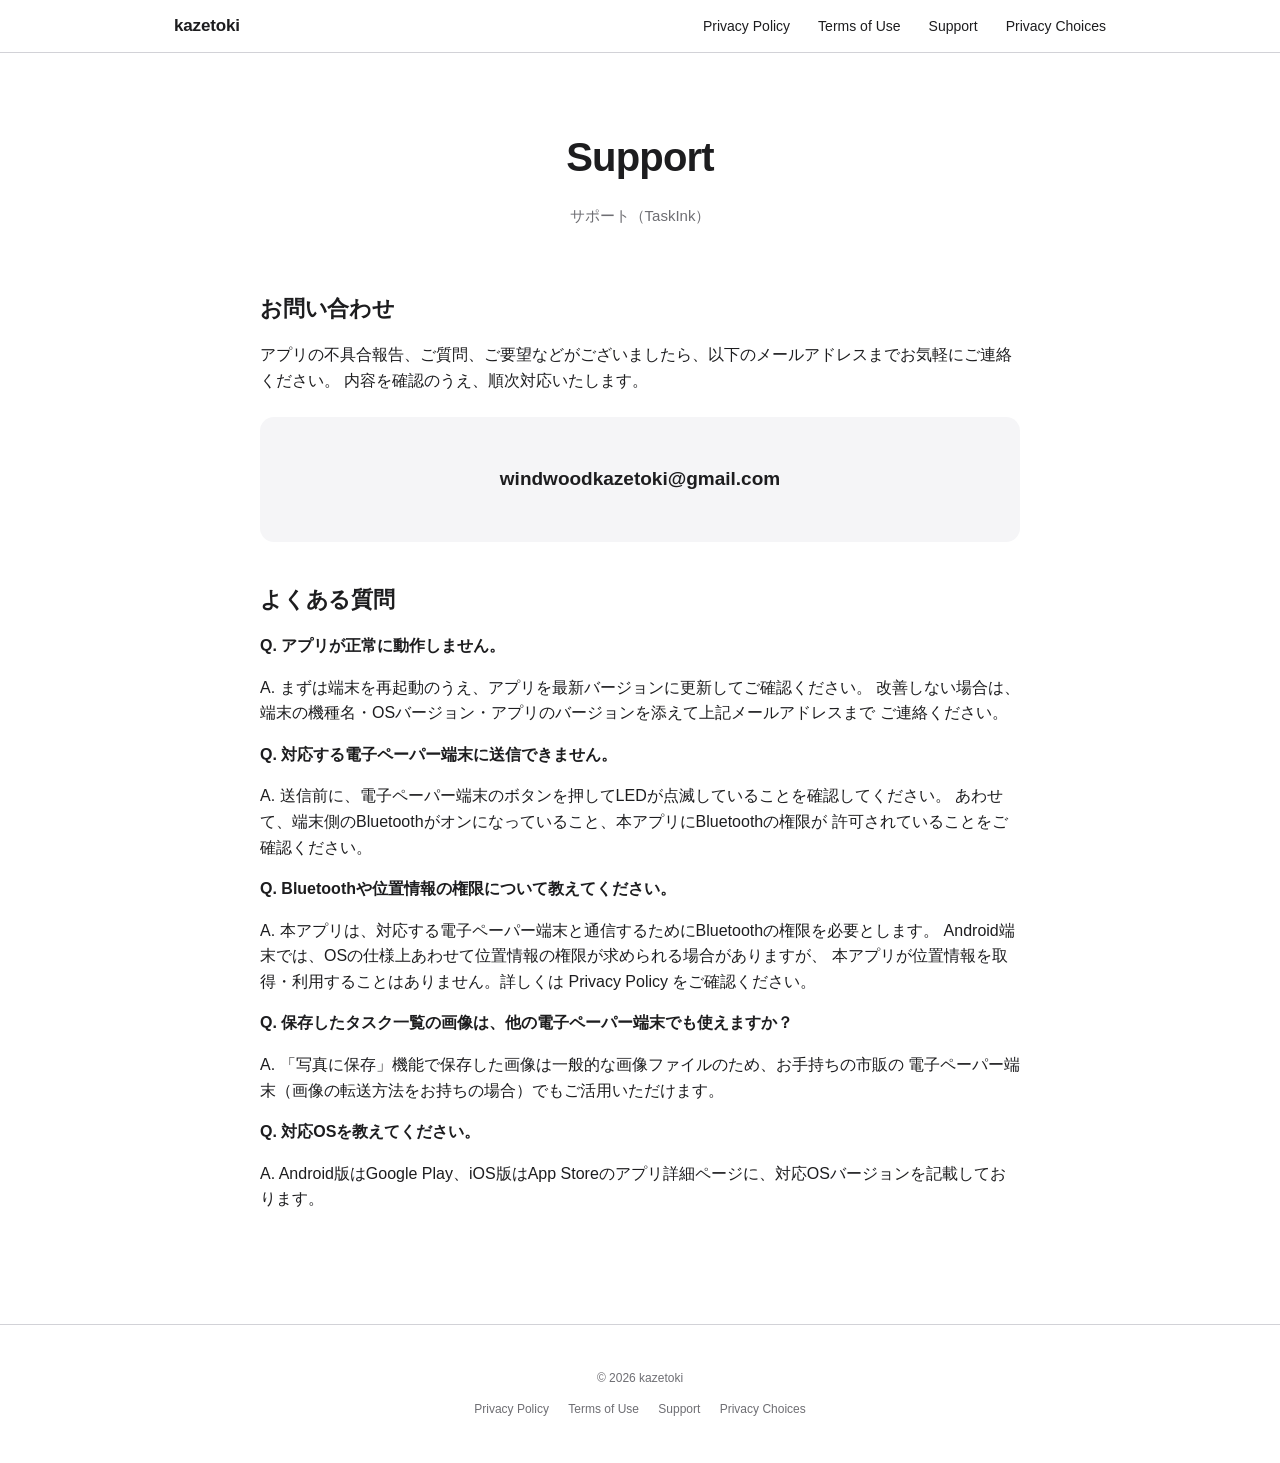
<file: taskink/support.html>
<!DOCTYPE html>
<html lang="ja">
<head>
<meta charset="UTF-8">
<meta name="viewport" content="width=device-width, initial-scale=1.0">
<title>Support | TaskInk</title>
<link rel="stylesheet" href="../styles.css">
<link rel="stylesheet" href="styles.css">
</head>
<body>
<header class="site-header">
  <nav class="nav">
    <a class="nav-brand" href="../index.html">kazetoki</a>
    <ul class="nav-links">
      <li><a href="privacy.html">Privacy Policy</a></li>
      <li><a href="terms.html">Terms of Use</a></li>
      <li><a href="support.html">Support</a></li>
      <li><a href="privacy-choices.html">Privacy Choices</a></li>
    </ul>
  </nav>
</header>

<main>
  <section class="page-hero">
    <h1>Support</h1>
    <p>サポート（TaskInk）</p>
  </section>

  <section class="doc">
    <h2>お問い合わせ</h2>
    <p>
      アプリの不具合報告、ご質問、ご要望などがございましたら、以下のメールアドレスまでお気軽にご連絡ください。
      内容を確認のうえ、順次対応いたします。
    </p>
    <div class="contact-box">
      <p class="email"><a href="mailto:windwoodkazetoki@gmail.com">windwoodkazetoki@gmail.com</a></p>
    </div>

    <h2>よくある質問</h2>
    <p><strong>Q. アプリが正常に動作しません。</strong></p>
    <p>
      A. まずは端末を再起動のうえ、アプリを最新バージョンに更新してご確認ください。
      改善しない場合は、端末の機種名・OSバージョン・アプリのバージョンを添えて上記メールアドレスまで
      ご連絡ください。
    </p>

    <p><strong>Q. 対応する電子ペーパー端末に送信できません。</strong></p>
    <p>
      A. 送信前に、電子ペーパー端末のボタンを押してLEDが点滅していることを確認してください。
      あわせて、端末側のBluetoothがオンになっていること、本アプリにBluetoothの権限が
      許可されていることをご確認ください。
    </p>

    <p><strong>Q. Bluetoothや位置情報の権限について教えてください。</strong></p>
    <p>
      A. 本アプリは、対応する電子ペーパー端末と通信するためにBluetoothの権限を必要とします。
      Android端末では、OSの仕様上あわせて位置情報の権限が求められる場合がありますが、
      本アプリが位置情報を取得・利用することはありません。詳しくは
      <a href="privacy.html">Privacy Policy</a> をご確認ください。
    </p>

    <p><strong>Q. 保存したタスク一覧の画像は、他の電子ペーパー端末でも使えますか？</strong></p>
    <p>
      A. 「写真に保存」機能で保存した画像は一般的な画像ファイルのため、お手持ちの市販の
      電子ペーパー端末（画像の転送方法をお持ちの場合）でもご活用いただけます。
    </p>

    <p><strong>Q. 対応OSを教えてください。</strong></p>
    <p>
      A. Android版はGoogle Play、iOS版はApp Storeのアプリ詳細ページに、対応OSバージョンを記載しております。
    </p>
  </section>
</main>

<footer class="site-footer">
  <p>&copy; 2026 kazetoki</p>
  <p>
    <a href="privacy.html">Privacy Policy</a>
    <a href="terms.html">Terms of Use</a>
    <a href="support.html">Support</a>
    <a href="privacy-choices.html">Privacy Choices</a>
  </p>
</footer>
</body>
</html>
</file>
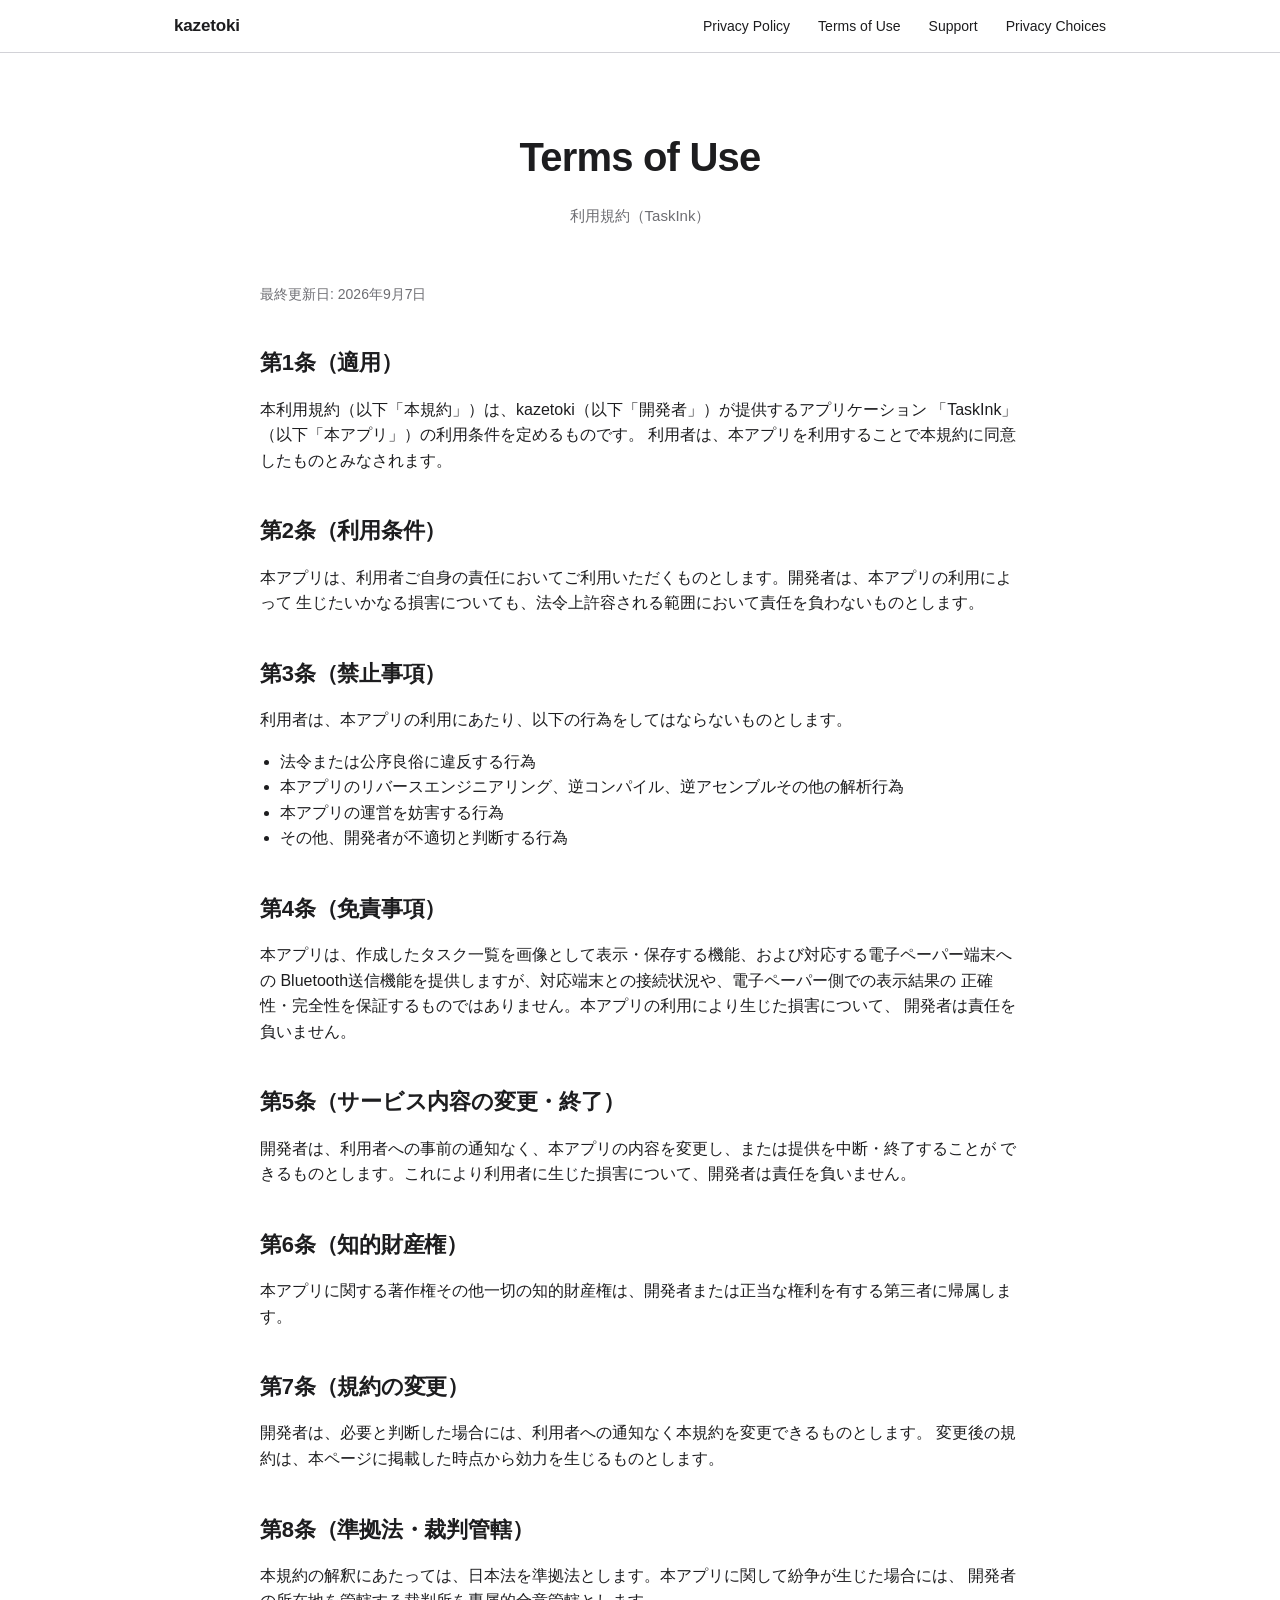
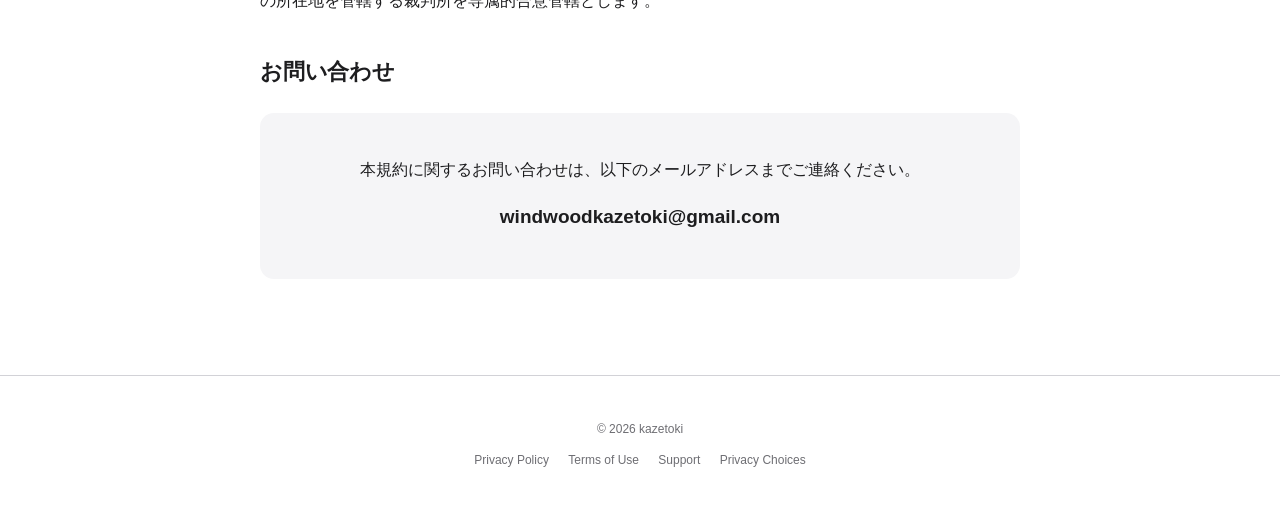
<file: taskink/terms.html>
<!DOCTYPE html>
<html lang="ja">
<head>
<meta charset="UTF-8">
<meta name="viewport" content="width=device-width, initial-scale=1.0">
<title>Terms of Use | TaskInk</title>
<link rel="stylesheet" href="../styles.css">
<link rel="stylesheet" href="styles.css">
</head>
<body>
<header class="site-header">
  <nav class="nav">
    <a class="nav-brand" href="../index.html">kazetoki</a>
    <ul class="nav-links">
      <li><a href="privacy.html">Privacy Policy</a></li>
      <li><a href="terms.html">Terms of Use</a></li>
      <li><a href="support.html">Support</a></li>
      <li><a href="privacy-choices.html">Privacy Choices</a></li>
    </ul>
  </nav>
</header>

<main>
  <section class="page-hero">
    <h1>Terms of Use</h1>
    <p>利用規約（TaskInk）</p>
  </section>

  <section class="doc">
    <p class="updated">最終更新日: 2026年9月7日</p>

    <h2>第1条（適用）</h2>
    <p>
      本利用規約（以下「本規約」）は、kazetoki（以下「開発者」）が提供するアプリケーション
      「TaskInk」（以下「本アプリ」）の利用条件を定めるものです。
      利用者は、本アプリを利用することで本規約に同意したものとみなされます。
    </p>

    <h2>第2条（利用条件）</h2>
    <p>
      本アプリは、利用者ご自身の責任においてご利用いただくものとします。開発者は、本アプリの利用によって
      生じたいかなる損害についても、法令上許容される範囲において責任を負わないものとします。
    </p>

    <h2>第3条（禁止事項）</h2>
    <p>利用者は、本アプリの利用にあたり、以下の行為をしてはならないものとします。</p>
    <ul>
      <li>法令または公序良俗に違反する行為</li>
      <li>本アプリのリバースエンジニアリング、逆コンパイル、逆アセンブルその他の解析行為</li>
      <li>本アプリの運営を妨害する行為</li>
      <li>その他、開発者が不適切と判断する行為</li>
    </ul>

    <h2>第4条（免責事項）</h2>
    <p>
      本アプリは、作成したタスク一覧を画像として表示・保存する機能、および対応する電子ペーパー端末への
      Bluetooth送信機能を提供しますが、対応端末との接続状況や、電子ペーパー側での表示結果の
      正確性・完全性を保証するものではありません。本アプリの利用により生じた損害について、
      開発者は責任を負いません。
    </p>

    <h2>第5条（サービス内容の変更・終了）</h2>
    <p>
      開発者は、利用者への事前の通知なく、本アプリの内容を変更し、または提供を中断・終了することが
      できるものとします。これにより利用者に生じた損害について、開発者は責任を負いません。
    </p>

    <h2>第6条（知的財産権）</h2>
    <p>
      本アプリに関する著作権その他一切の知的財産権は、開発者または正当な権利を有する第三者に帰属します。
    </p>

    <h2>第7条（規約の変更）</h2>
    <p>
      開発者は、必要と判断した場合には、利用者への通知なく本規約を変更できるものとします。
      変更後の規約は、本ページに掲載した時点から効力を生じるものとします。
    </p>

    <h2>第8条（準拠法・裁判管轄）</h2>
    <p>
      本規約の解釈にあたっては、日本法を準拠法とします。本アプリに関して紛争が生じた場合には、
      開発者の所在地を管轄する裁判所を専属的合意管轄とします。
    </p>

    <h2>お問い合わせ</h2>
    <div class="contact-box">
      <p>本規約に関するお問い合わせは、以下のメールアドレスまでご連絡ください。</p>
      <p class="email"><a href="mailto:windwoodkazetoki@gmail.com">windwoodkazetoki@gmail.com</a></p>
    </div>
  </section>
</main>

<footer class="site-footer">
  <p>&copy; 2026 kazetoki</p>
  <p>
    <a href="privacy.html">Privacy Policy</a>
    <a href="terms.html">Terms of Use</a>
    <a href="support.html">Support</a>
    <a href="privacy-choices.html">Privacy Choices</a>
  </p>
</footer>
</body>
</html>
</file>
<file: styles.css>
:root {
  --color-bg: #ffffff;
  --color-text: #1d1d1f;
  --color-text-secondary: #6e6e73;
  --color-border: #d2d2d7;
  --color-accent: #0071e3;
  --color-surface: #f5f5f7;
  --max-width: 980px;
  --font-sans: -apple-system, BlinkMacSystemFont, "SF Pro Text", "Hiragino Sans",
    "Hiragino Kaku Gothic ProN", "Segoe UI", Roboto, sans-serif;
}

* {
  box-sizing: border-box;
}

html {
  scroll-behavior: smooth;
}

body {
  margin: 0;
  font-family: var(--font-sans);
  background: var(--color-bg);
  color: var(--color-text);
  line-height: 1.6;
  -webkit-font-smoothing: antialiased;
}

a {
  color: var(--color-accent);
  text-decoration: none;
}

a:hover {
  text-decoration: underline;
}

.site-header {
  position: sticky;
  top: 0;
  z-index: 10;
  background: rgba(255, 255, 255, 0.8);
  backdrop-filter: saturate(180%) blur(20px);
  -webkit-backdrop-filter: saturate(180%) blur(20px);
  border-bottom: 1px solid var(--color-border);
}

.nav {
  max-width: var(--max-width);
  margin: 0 auto;
  padding: 0 24px;
  height: 52px;
  display: flex;
  align-items: center;
  justify-content: space-between;
}

.nav-brand {
  font-weight: 600;
  font-size: 17px;
  color: var(--color-text);
  letter-spacing: -0.01em;
}

.nav-links {
  display: flex;
  gap: 28px;
  list-style: none;
  margin: 0;
  padding: 0;
}

.nav-links a {
  color: var(--color-text);
  font-size: 14px;
}

.nav-links a:hover {
  color: var(--color-accent);
  text-decoration: none;
}

.nav-toggle {
  display: none;
}

main {
  max-width: var(--max-width);
  margin: 0 auto;
  padding: 0 24px;
}

.hero {
  text-align: center;
  padding: 96px 24px 64px;
}

.hero h1 {
  font-size: 56px;
  font-weight: 700;
  letter-spacing: -0.02em;
  margin: 0 0 16px;
}

.hero p {
  font-size: 21px;
  color: var(--color-text-secondary);
  max-width: 640px;
  margin: 0 auto;
}

section {
  padding: 48px 0;
  border-top: 1px solid var(--color-border);
}

section h2 {
  font-size: 32px;
  font-weight: 700;
  letter-spacing: -0.01em;
  text-align: center;
  margin: 0 0 40px;
}

.apps-grid {
  display: grid;
  grid-template-columns: repeat(auto-fit, minmax(260px, 1fr));
  gap: 24px;
}

.app-card {
  display: block;
  background: var(--color-surface);
  border-radius: 18px;
  padding: 32px;
  text-align: center;
  color: var(--color-text);
  text-decoration: none;
  transition: transform 0.2s ease;
}

.app-card:hover {
  transform: translateY(-4px);
  text-decoration: none;
}

.app-icon {
  display: block;
  width: 72px;
  height: 72px;
  border-radius: 18px;
  margin: 0 auto 20px;
  box-shadow: 0 1px 3px rgba(0, 0, 0, 0.15);
}

/* アプリアイコン画像がまだ無いアプリ用の、文字だけの簡易プレースホルダー。
   実際のアイコンができたら .app-icon (img) に差し替える想定。 */
.app-icon-placeholder {
  display: flex;
  align-items: center;
  justify-content: center;
  width: 72px;
  height: 72px;
  margin: 0 auto 20px;
  border-radius: 18px;
  background: #ffffff;
  border: 1.5px solid var(--color-text);
  font-family: Georgia, "Hiragino Mincho ProN", serif;
  font-size: 28px;
  font-weight: 700;
  color: var(--color-text);
}

.app-card h3 {
  font-size: 20px;
  margin: 0 0 8px;
}

.app-card p {
  color: var(--color-text-secondary);
  font-size: 15px;
  margin: 0;
}

.links-grid {
  display: grid;
  grid-template-columns: repeat(auto-fit, minmax(200px, 1fr));
  gap: 16px;
}

.link-card {
  display: block;
  background: var(--color-surface);
  border-radius: 14px;
  padding: 24px;
  text-align: center;
  color: var(--color-text);
  font-weight: 600;
  font-size: 16px;
  transition: background 0.2s ease;
}

.link-card:hover {
  background: #e8e8ed;
  text-decoration: none;
}

.page-hero {
  padding: 72px 24px 32px;
  text-align: center;
  border-top: none;
}

.page-hero h1 {
  font-size: 40px;
  font-weight: 700;
  letter-spacing: -0.02em;
  margin: 0 0 8px;
}

.page-hero p {
  color: var(--color-text-secondary);
  font-size: 15px;
}

.doc {
  padding: 16px 0 96px;
  border-top: none;
  max-width: 760px;
  margin: 0 auto;
}

.doc h2 {
  font-size: 22px;
  text-align: left;
  margin: 40px 0 12px;
}

.doc h2:first-child {
  margin-top: 0;
}

.doc p,
.doc li {
  color: var(--color-text);
  font-size: 16px;
}

.doc ul {
  padding-left: 20px;
}

.doc .updated {
  color: var(--color-text-secondary);
  font-size: 14px;
  margin-top: -8px;
}

.contact-box {
  background: var(--color-surface);
  border-radius: 14px;
  padding: 28px;
  text-align: center;
  margin-top: 24px;
}

.contact-box .email {
  font-size: 19px;
  font-weight: 600;
}

.site-footer {
  border-top: 1px solid var(--color-border);
  padding: 32px 24px;
  text-align: center;
  color: var(--color-text-secondary);
  font-size: 12px;
}

.site-footer a {
  color: var(--color-text-secondary);
  margin: 0 8px;
}

@media (max-width: 640px) {
  .hero {
    padding: 64px 20px 40px;
  }

  .hero h1 {
    font-size: 36px;
  }

  .hero p {
    font-size: 17px;
  }

  section h2 {
    font-size: 26px;
  }

  .page-hero h1 {
    font-size: 30px;
  }
}

@media (max-width: 480px) {
  .nav {
    flex-direction: column;
    align-items: center;
    height: auto;
    padding: 12px 16px;
    gap: 8px;
  }

  .nav-links {
    gap: 14px;
  }

  .nav-links a {
    font-size: 13px;
  }
}
</file>
<file: taskink/styles.css>
/* TaskInk専用の追加スタイル。共通の ../styles.css を先に読み込んだうえで
   このファイルを読み込む前提(taskink/index.html参照)。電子ペーパーらしい、
   白・黒・グレー中心の落ち着いた雰囲気にするため、アクセントカラーを
   無彩色に上書きするだけにとどめ、共通デザインの雰囲気は踏襲する。

   ここにある電子ペーパー/スマホの図解はすべてCSSだけで組んだ仮のもの。
   実物の写真やBlenderで作成予定の回転動画に差し替える前提の、
   レイアウト確認用プレースホルダー。 */

:root {
  --color-accent: #1d1d1f;
}

.taskink-hero {
  text-align: center;
  padding: 88px 24px 64px;
  border-top: none;
}

.taskink-hero h1 {
  font-size: 40px;
  font-weight: 700;
  letter-spacing: -0.02em;
  margin: 0 0 20px;
  text-wrap: balance;
}

/* 見出し直下の「☑ TaskInk」バッジ。 */
.taskink-badge {
  display: inline-flex;
  align-items: center;
  gap: 8px;
  padding: 8px 18px;
  border: 1.5px solid var(--color-text);
  border-radius: 10px;
  font-weight: 700;
  font-size: 15px;
}

.taskink-badge .icon {
  font-size: 16px;
  line-height: 1;
}

/* トップの電子ペーパー本体モックアップ。 */
.taskink-mock {
  width: 260px;
  margin: 48px auto 0;
  background: #ffffff;
  border: 2px solid var(--color-text);
  border-radius: 6px;
  padding: 16px;
  text-align: left;
}

.taskink-mock .mock-title {
  font-size: 11px;
  font-weight: 700;
  line-height: 1.5;
  padding-bottom: 8px;
  margin-bottom: 8px;
  border-bottom: 1.5px solid var(--color-text);
}

.taskink-mock .mock-row {
  display: flex;
  gap: 10px;
  font-size: 10.5px;
  padding: 5px 0;
  color: var(--color-text-secondary);
}

.taskink-mock .mock-row .date {
  flex-shrink: 0;
  color: var(--color-text);
  font-variant-numeric: tabular-nums;
}

/* 「01」「02」…の数字リボン。右端がへこんだ旗のような形。 */
.feature-story {
  padding: 64px 24px;
  text-align: center;
  border-top: 1px solid var(--color-border);
}

.feature-story-heading {
  display: flex;
  align-items: center;
  justify-content: center;
  gap: 14px;
  margin-bottom: 40px;
}

.section-num {
  flex-shrink: 0;
  display: flex;
  align-items: center;
  justify-content: center;
  width: 44px;
  height: 36px;
  background: var(--color-text);
  color: #ffffff;
  font-weight: 700;
  font-size: 15px;
  clip-path: polygon(0 0, 72% 0, 100% 50%, 72% 100%, 0 100%);
  padding-right: 6px;
}

.feature-story h2 {
  font-size: 26px;
  font-weight: 700;
  letter-spacing: -0.01em;
  margin: 0;
  text-align: left;
  text-wrap: balance;
}

/* スマホ+電子ペーパーの組み合わせモックアップ。実物の写真/動画に
   差し替える前提の仮組み。 */
.device-combo-mock {
  position: relative;
  width: 260px;
  height: 220px;
  margin: 0 auto;
}

.device-combo-mock .phone-mock,
.device-combo-mock .epaper-mock {
  position: absolute;
  background: #ffffff;
  text-align: left;
}

.device-combo-mock .phone-mock {
  top: 0;
  right: 10px;
  width: 130px;
  height: 200px;
  border: 2px solid var(--color-border);
  border-radius: 16px;
  padding: 14px 10px;
}

.device-combo-mock .epaper-mock {
  bottom: 0;
  left: 10px;
  width: 170px;
  height: 130px;
  border: 2px solid var(--color-text);
  border-radius: 6px;
  padding: 12px;
  box-shadow: -4px 4px 0 rgba(0, 0, 0, 0.04);
}

/* 02セクション: 「お手持ちの(自社製ではない)電子ペーパー」を示すため、
   枠線を少し濃く・角ばらせて雰囲気を変えている(仮の表現)。 */
.device-combo-mock.alt .epaper-mock {
  border-radius: 2px;
  border-color: #000000;
}

.device-combo-mock .mini-line {
  height: 5px;
  background: var(--color-border);
  border-radius: 2px;
  margin-bottom: 8px;
}

.device-combo-mock .mini-line.dark {
  background: var(--color-text);
}

.device-combo-mock .mini-line.short {
  width: 60%;
}

.feature-story-caption {
  margin: 32px auto 0;
  max-width: 420px;
  font-size: 14.5px;
  line-height: 1.9;
  color: var(--color-text-secondary);
}
</file>
